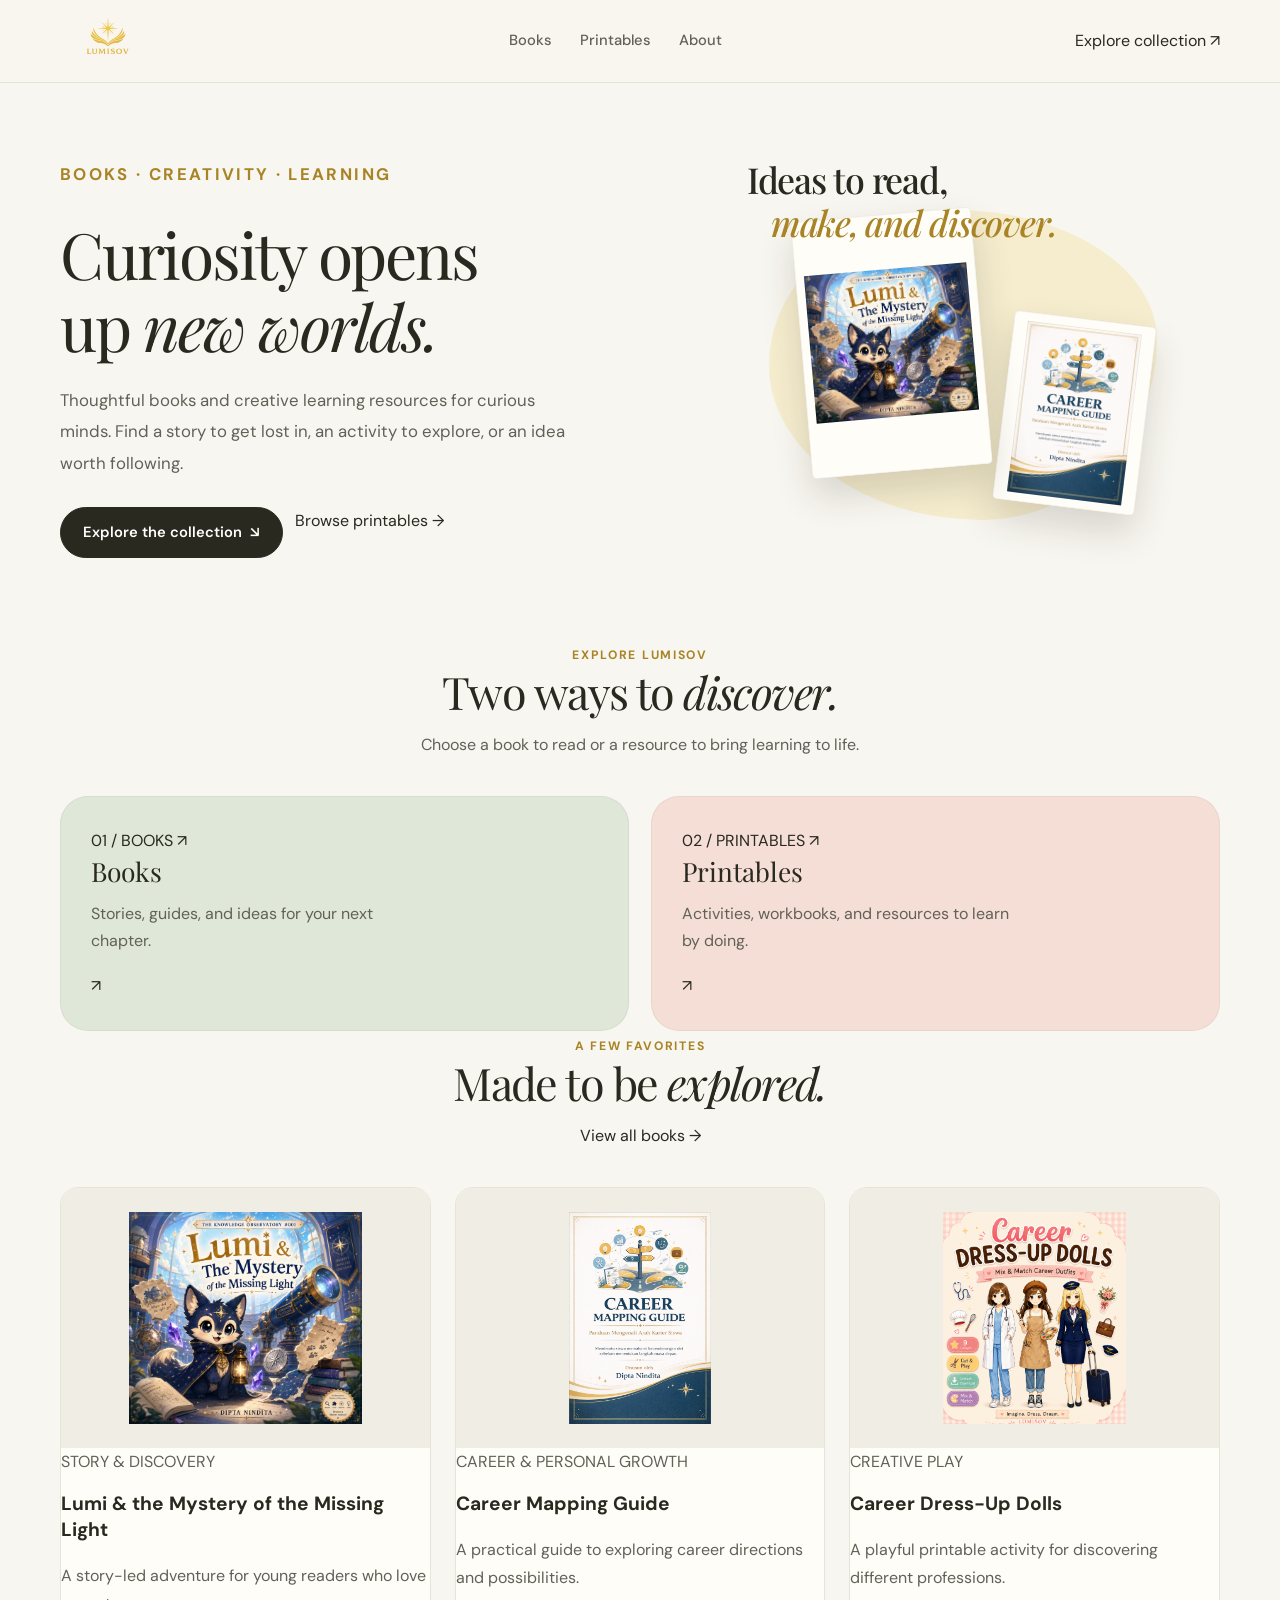
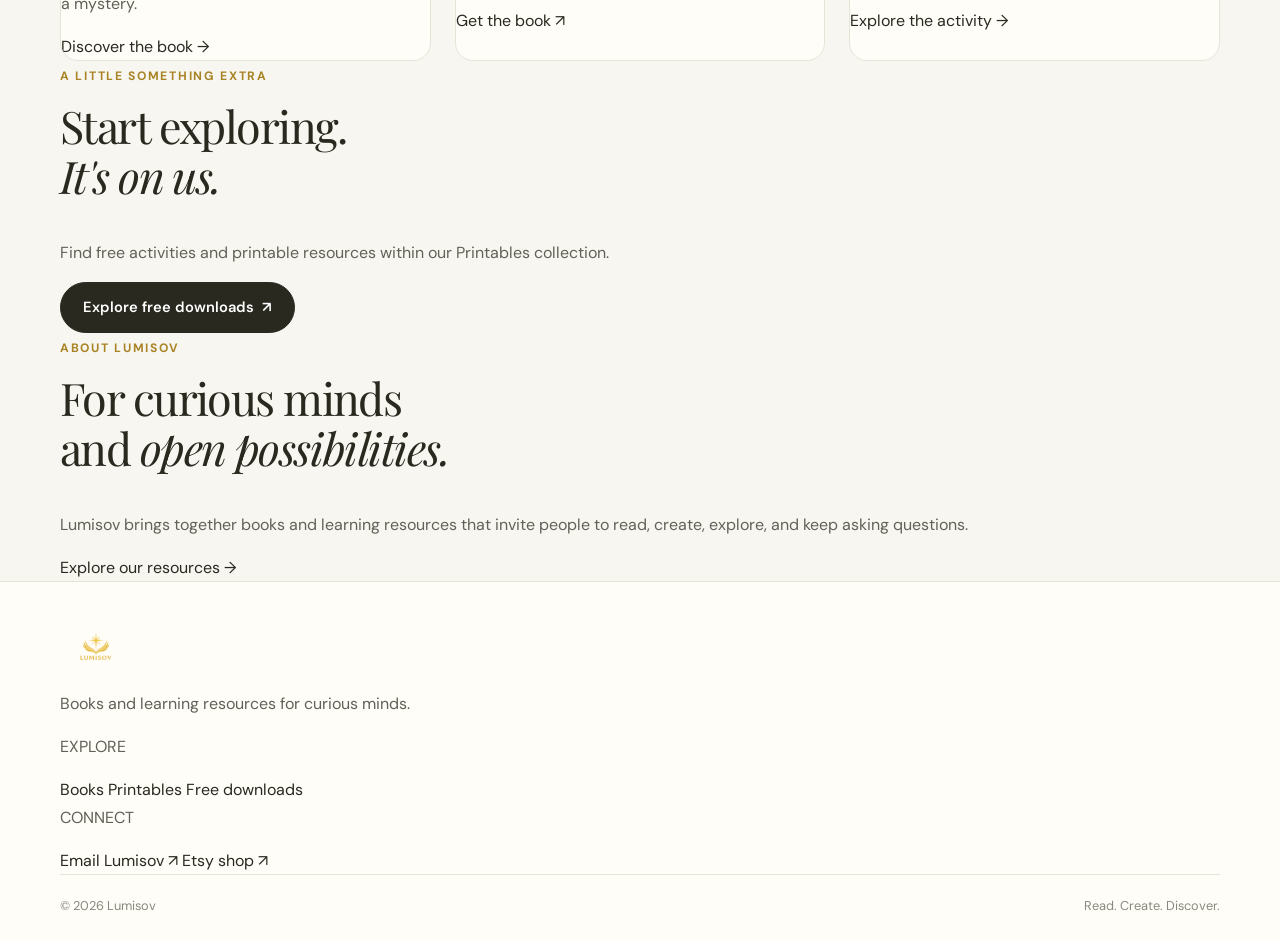
<file: index.html>
<!DOCTYPE html>
<html lang="en">
<head>
  <meta charset="UTF-8">
  <meta name="viewport" content="width=device-width, initial-scale=1">

  <title>Lumisov | Books & Learning Resources</title>
  <meta name="description" content="Explore books, creative printables, and educational resources from Lumisov.">
  <meta name="theme-color" content="#f8f6f0">

  <link rel="canonical" href="https://lumisov.com/">
  <link rel="stylesheet" href="style.css">

  <link rel="preconnect" href="https://fonts.googleapis.com">
  <link rel="preconnect" href="https://fonts.gstatic.com" crossorigin>
  <link href="https://fonts.googleapis.com/css2?family=DM+Sans:wght@400;500;600;700&family=Playfair+Display:ital,wght@0,500;0,600;0,700;1,500&display=swap" rel="stylesheet">
</head>

<body>
  <header class="site-header">
    <div class="container header-inner">
      <a class="brand" href="index.html" aria-label="Lumisov home">
        <img src="assets/images/lumisov-logo.png" alt="Lumisov">
      </a>

      <nav class="main-nav" aria-label="Main navigation">
        <a href="books.html">Books</a>
        <a href="printables.html">Printables</a>
        <a href="#about">About</a>
      </nav>

      <a class="header-link" href="#collection">Explore collection <span>↗</span></a>
    </div>
  </header>

  <main>
    <section class="hero">
      <div class="container hero-grid">
        <div class="hero-copy">
          <p class="eyebrow">BOOKS · CREATIVITY · LEARNING</p>

          <h1>Curiosity opens<br>up <em>new worlds.</em></h1>

          <p class="hero-description">
            Thoughtful books and creative learning resources for curious minds.
            Find a story to get lost in, an activity to explore, or an idea worth following.
          </p>

          <div class="hero-actions">
            <a class="button button-dark" href="#collection">Explore the collection <span>↘</span></a>
            <a class="text-link" href="printables.html">Browse printables <span>→</span></a>
          </div>
        </div>

        <div class="hero-visual">
          <div class="hero-panel hero-panel-green"></div>
          <div class="hero-panel hero-panel-gold"></div>

          <div class="hero-cover hero-cover-main">
            <img src="assets/images/tko-book-cover.png" alt="Lumi and the Mystery of the Missing Light" fetchpriority="high">
          </div>

          <div class="hero-cover hero-cover-secondary">
            <img src="assets/images/career-mapping-guide.png" alt="Career Mapping Guide">
          </div>

          <div class="hero-caption">
  <span>Ideas to read,</span>
  <span class="caption-italic">make, and discover.</span>
</div>
      </div>
    </section>

    <section class="collection section-space" id="collection">
      <div class="container">
        <div class="section-heading">
          <div>
            <p class="eyebrow">EXPLORE LUMISOV</p>
            <h2>Two ways to <em>discover.</em></h2>
          </div>
          <p>Choose a book to read or a resource to bring learning to life.</p>
        </div>

        <div class="category-grid">
          <a class="category-card books-card" href="books.html">
            <div class="category-top">
              <span>01 / BOOKS</span>
              <span class="category-arrow">↗</span>
            </div>
            <div class="category-art books-art" aria-hidden="true">
              <div class="book-shape book-shape-one"></div>
              <div class="book-shape book-shape-two"></div>
              <div class="book-shape book-shape-three"></div>
            </div>
            <div class="category-bottom">
              <div>
                <h3>Books</h3>
                <p>Stories, guides, and ideas for your next chapter.</p>
              </div>
              <span class="round-arrow">↗</span>
            </div>
          </a>

          <a class="category-card printables-card" href="printables.html">
            <div class="category-top">
              <span>02 / PRINTABLES</span>
              <span class="category-arrow">↗</span>
            </div>
            <div class="category-art activity-art" aria-hidden="true">
              <div class="activity-sheet sheet-back"></div>
              <div class="activity-sheet sheet-front">
                <span></span><span></span><span></span>
              </div>
            </div>
            <div class="category-bottom">
              <div>
                <h3>Printables</h3>
                <p>Activities, workbooks, and resources to learn by doing.</p>
              </div>
              <span class="round-arrow">↗</span>
            </div>
          </a>
        </div>
      </div>
    </section>

    <section class="featured section-space">
      <div class="container">
        <div class="section-heading featured-heading">
          <div>
            <p class="eyebrow">A FEW FAVORITES</p>
            <h2>Made to be <em>explored.</em></h2>
          </div>
          <a class="text-link" href="books.html">View all books <span>→</span></a>
        </div>

        <div class="product-grid">
          <article class="product-card">
            <a class="product-image product-lavender" href="lumi-mystery-missing-light.html">
              <img src="assets/images/tko-book-cover.png" alt="Lumi and the Mystery of the Missing Light book cover" loading="lazy">
            </a>
            <p class="product-category">STORY & DISCOVERY</p>
            <h3>Lumi & the Mystery of the Missing Light</h3>
            <p class="product-description">A story-led adventure for young readers who love a mystery.</p>
            <a class="text-link" href="lumi-mystery-missing-light.html">Discover the book <span>→</span></a>
          </article>

          <article class="product-card">
            <a class="product-image product-sage" href="https://play.google.com/store/books/details?id=F7fYEQAAQBAJ" target="_blank" rel="noopener noreferrer">
              <img src="assets/images/career-mapping-guide.png" alt="Career Mapping Guide book cover" loading="lazy">
            </a>
            <p class="product-category">CAREER & PERSONAL GROWTH</p>
            <h3>Career Mapping Guide</h3>
            <p class="product-description">A practical guide to exploring career directions and possibilities.</p>
            <a class="text-link" href="https://play.google.com/store/books/details?id=F7fYEQAAQBAJ" target="_blank" rel="noopener noreferrer">Get the book <span>↗</span></a>
          </article>

          <article class="product-card">
            <a class="product-image product-coral" href="career-dress-up-dolls.html">
              <img src="assets/images/career-dress-up-dolls-cover.png" alt="Career Dress-Up Dolls printable activity" loading="lazy">
            </a>
            <p class="product-category">CREATIVE PLAY</p>
            <h3>Career Dress-Up Dolls</h3>
            <p class="product-description">A playful printable activity for discovering different professions.</p>
            <a class="text-link" href="career-dress-up-dolls.html">Explore the activity <span>→</span></a>
          </article>
        </div>
      </div>
    </section>

    <section class="freebie-section">
      <div class="container freebie-inner">
        <div>
          <p class="eyebrow">A LITTLE SOMETHING EXTRA</p>
          <h2>Start exploring.<br><em>It's on us.</em></h2>
          <p>Find free activities and printable resources within our Printables collection.</p>
        </div>
        <a class="button button-light" href="free-downloads.html">Explore free downloads <span>↗</span></a>
      </div>
    </section>

    <section class="about-section section-space" id="about">
      <div class="container about-inner">
        <p class="eyebrow">ABOUT LUMISOV</p>
        <h2>For curious minds<br>and <em>open possibilities.</em></h2>
        <p>
          Lumisov brings together books and learning resources that invite people
          to read, create, explore, and keep asking questions.
        </p>
        <a class="text-link" href="printables.html">Explore our resources <span>→</span></a>
      </div>
    </section>
  </main>

  <footer class="site-footer">
    <div class="container footer-main">
      <div class="footer-brand-block">
        <a class="footer-logo" href="index.html">
          <img src="assets/images/lumisov-logo.png" alt="Lumisov">
        </a>
        <p>Books and learning resources for curious minds.</p>
      </div>

      <div class="footer-links">
        <p class="footer-heading">EXPLORE</p>
        <a href="books.html">Books</a>
        <a href="printables.html">Printables</a>
        <a href="free-downloads.html">Free downloads</a>
      </div>

      <div class="footer-links">
        <p class="footer-heading">CONNECT</p>
        <a href="mailto:nindi@lumisov.com">Email Lumisov ↗</a>
        <a href="https://www.etsy.com/shop/Lumisov" target="_blank" rel="noopener noreferrer">Etsy shop ↗</a>
      </div>
    </div>

    <div class="container footer-bottom">
      <span>© 2026 Lumisov</span>
      <span>Read. Create. Discover.</span>
    </div>
  </footer>
</body>
</html>
</file>
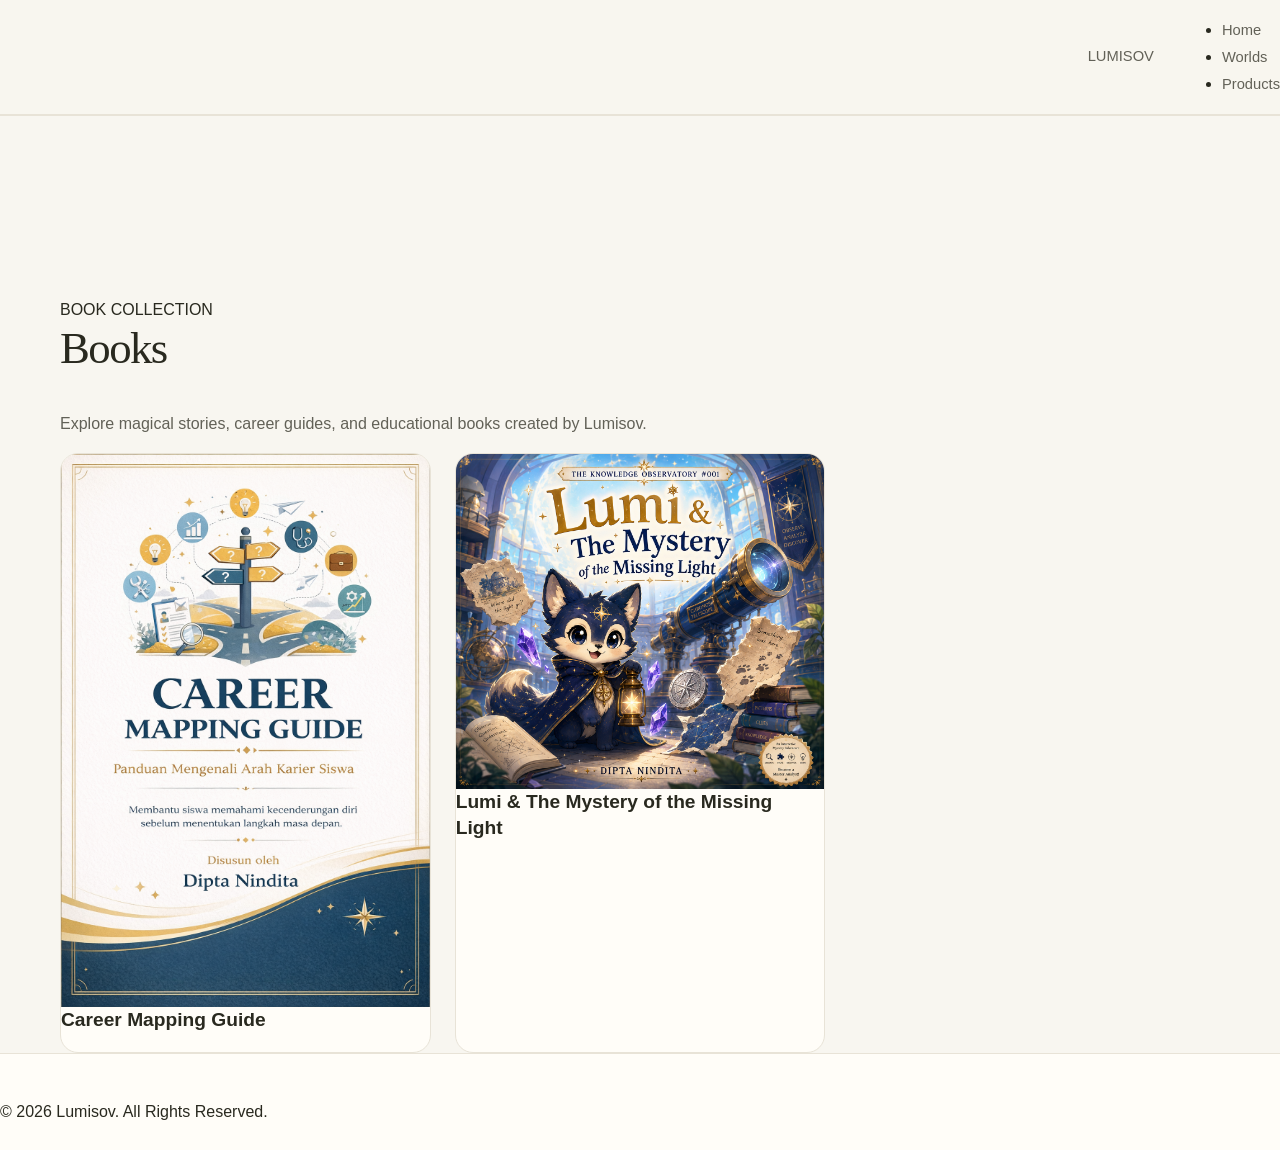
<file: books.html>
<!DOCTYPE html>
<html lang="en">

<head>

    <meta charset="UTF-8">
    <meta name="viewport" content="width=device-width, initial-scale=1.0">

    <title>Books | Lumisov</title>

    <link rel="preconnect" href="https://fonts.googleapis.com">
    <link rel="preconnect" href="https://fonts.gstatic.com" crossorigin>

    <link href="https://fonts.googleapis.com/css2?family=Cinzel:wght@500;700&family=Cormorant+Garamond:wght@500;600;700&family=Poppins:wght@300;400;500;600&display=swap"
        rel="stylesheet">

    <link rel="stylesheet" href="style.css">

</head>

<body>

<header>

    <nav class="navbar">

        <a href="index.html" class="logo">
            LUMISOV
        </a>

        <ul class="nav-menu">

            <li><a href="index.html">Home</a></li>

            <li><a href="index.html#worlds">Worlds</a></li>

            <li><a href="index.html#products">Products</a></li>

        </ul>

    </nav>

</header>


<section style="padding-top:180px;">

    <div class="container">

        <div class="section-title">

            <span>BOOK COLLECTION</span>

            <h2>Books</h2>

            <p>
                Explore magical stories, career guides, and educational books created by Lumisov.
            </p>

        </div>


        <div class="product-grid">


            <a href="https://play.google.com/store/books/details?id=F7fYEQAAQBAJ"
               target="_blank"
               class="product-card">

                <img src="assets/images/career-mapping-guide.png"
                     alt="Career Mapping Guide">

                <h3>Career Mapping Guide</h3>

            </a>


            <a href="lumi-mystery-missing-light.html"
               class="product-card">

                <img src="assets/images/tko-book-cover.png"
                     alt="Lumi & The Mystery of the Missing Light">

                <h3>Lumi & The Mystery of the Missing Light</h3>

            </a>


        </div>

    </div>

</section>


<footer>

    <div class="copyright">

        © 2026 Lumisov. All Rights Reserved.

    </div>

</footer>

</body>

</html>
</file>
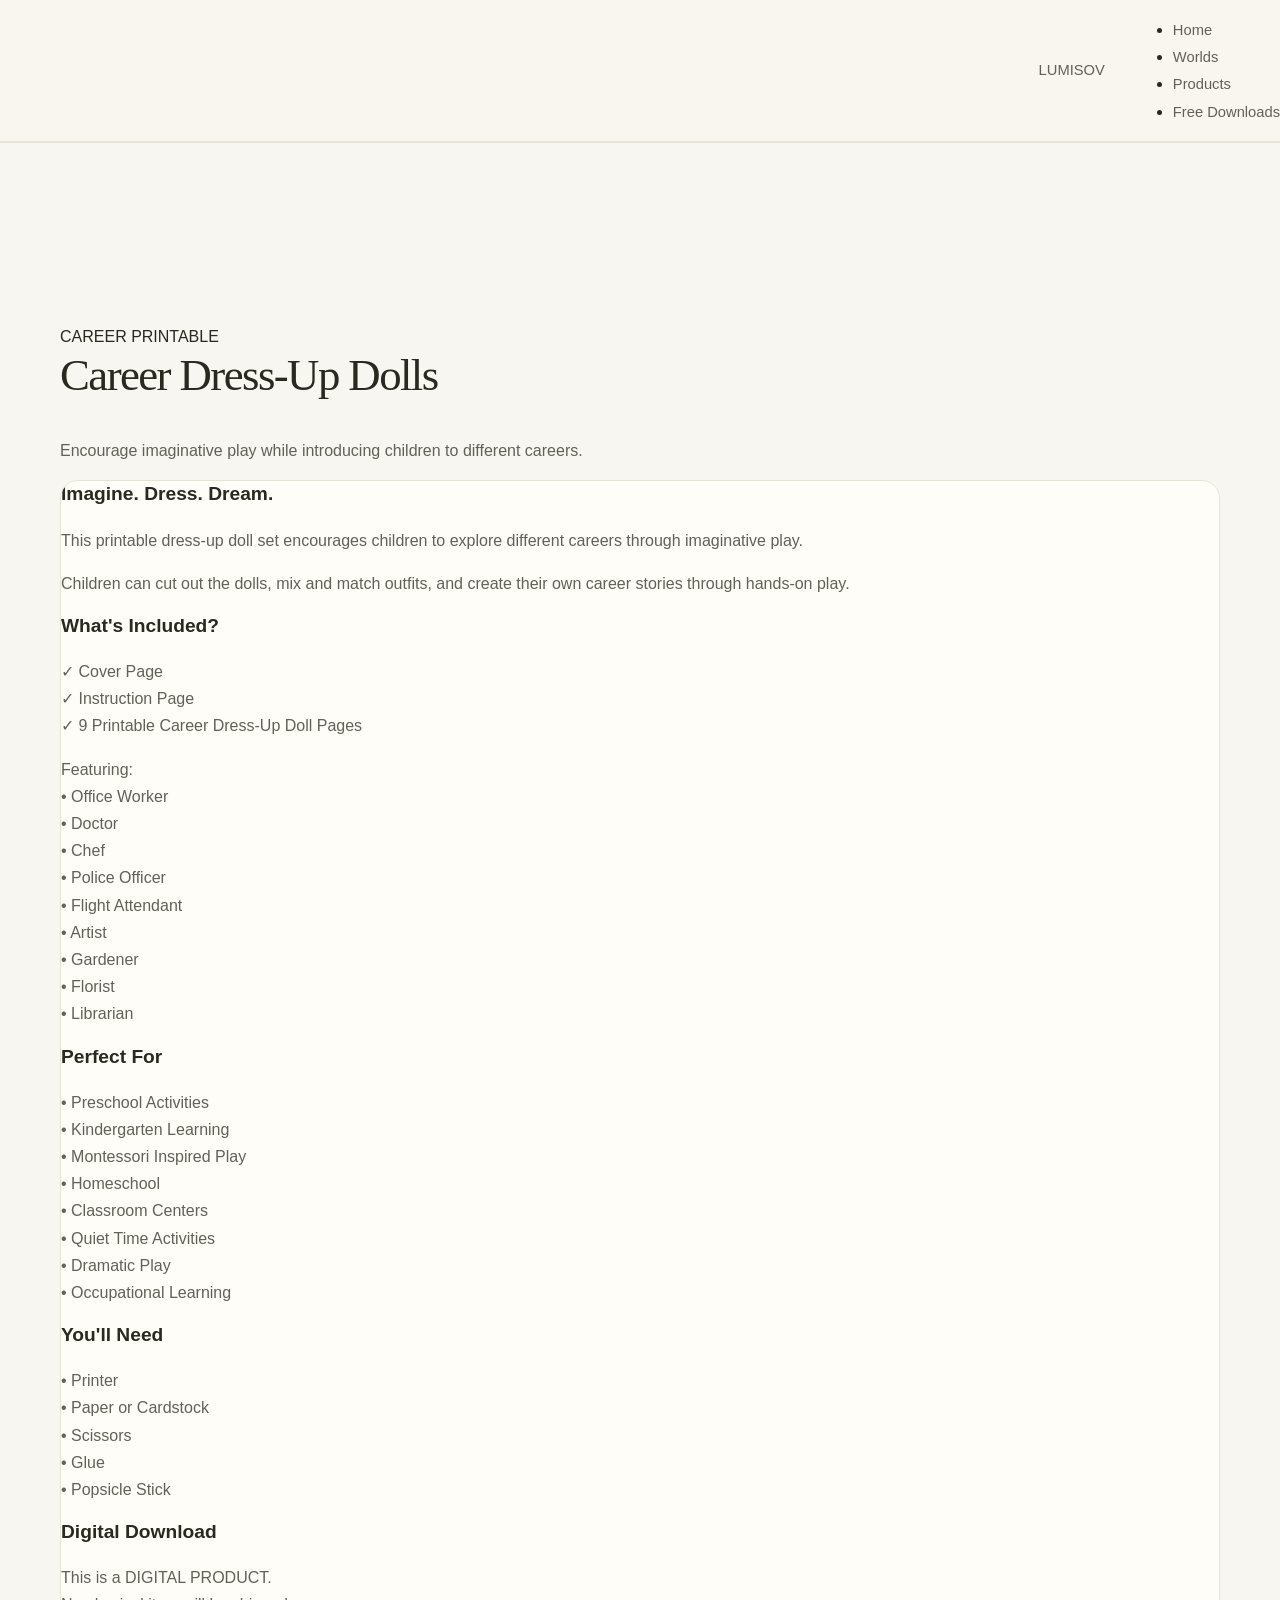
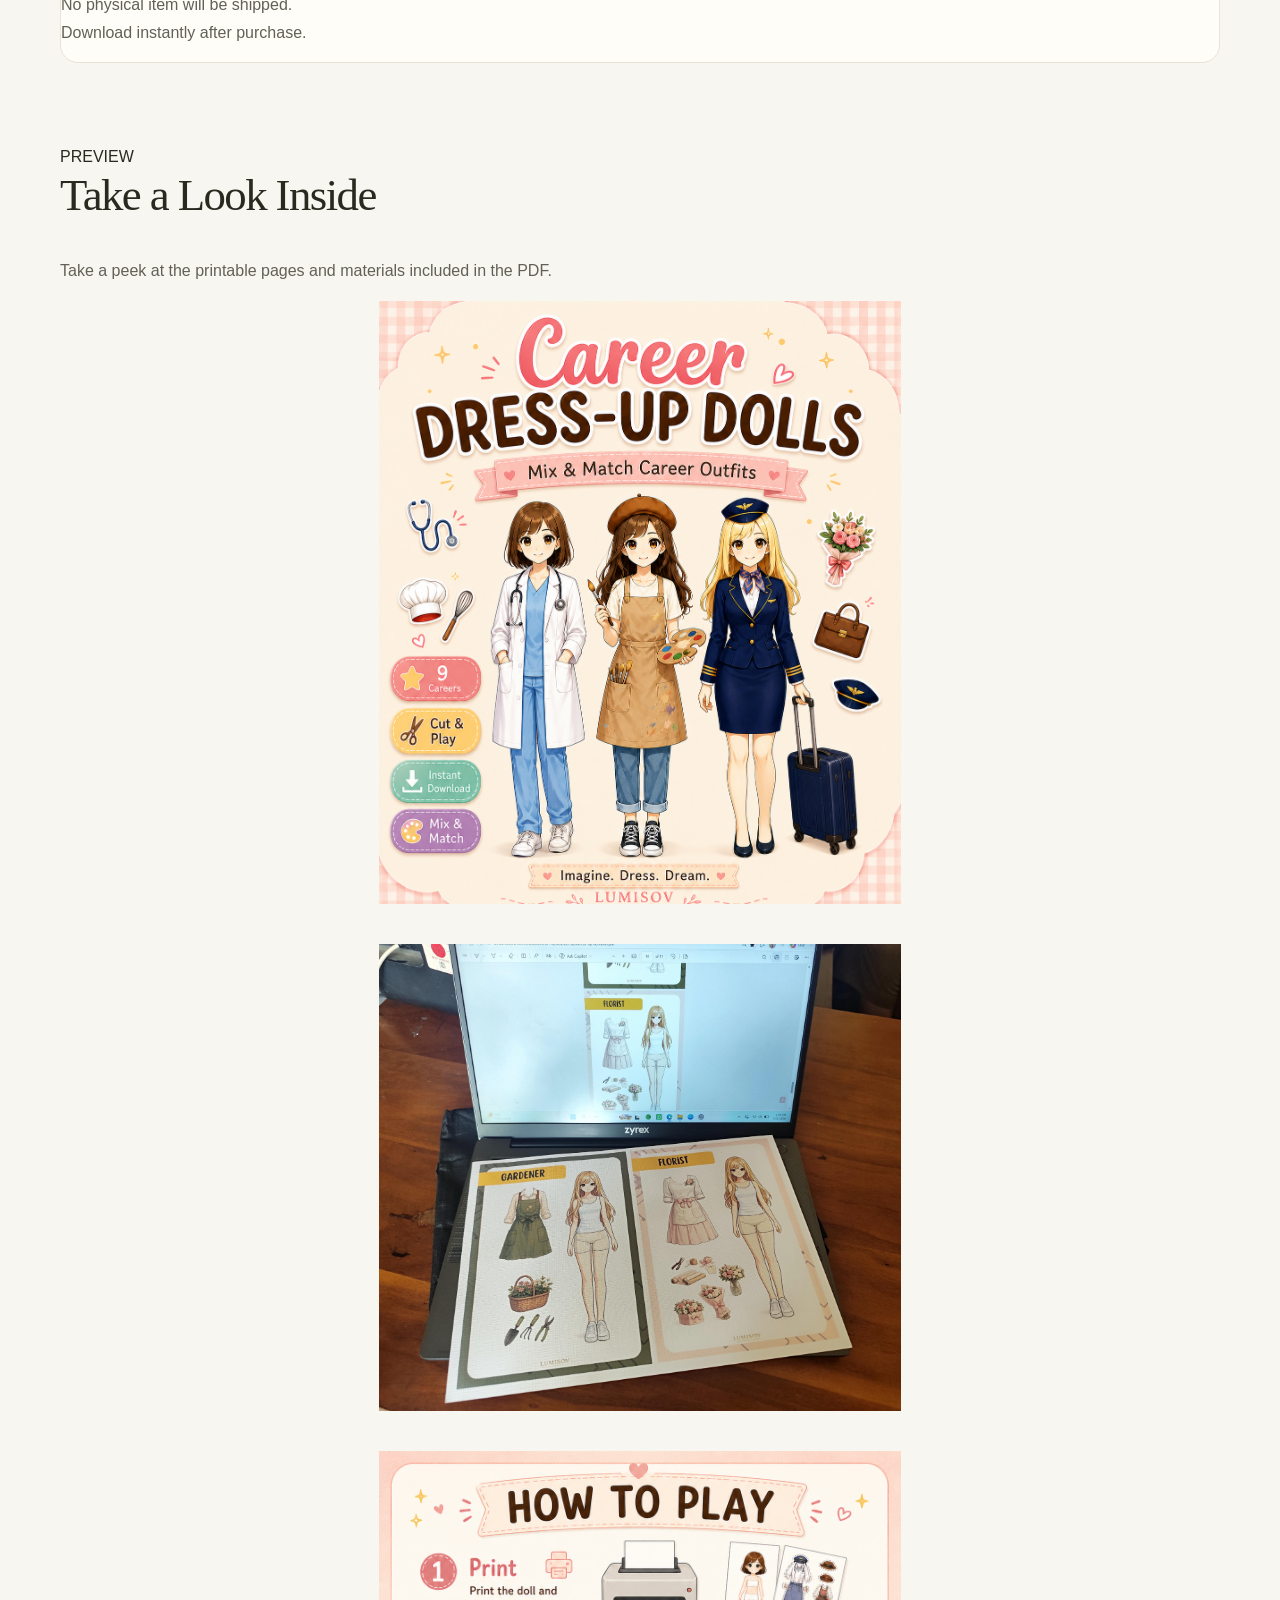
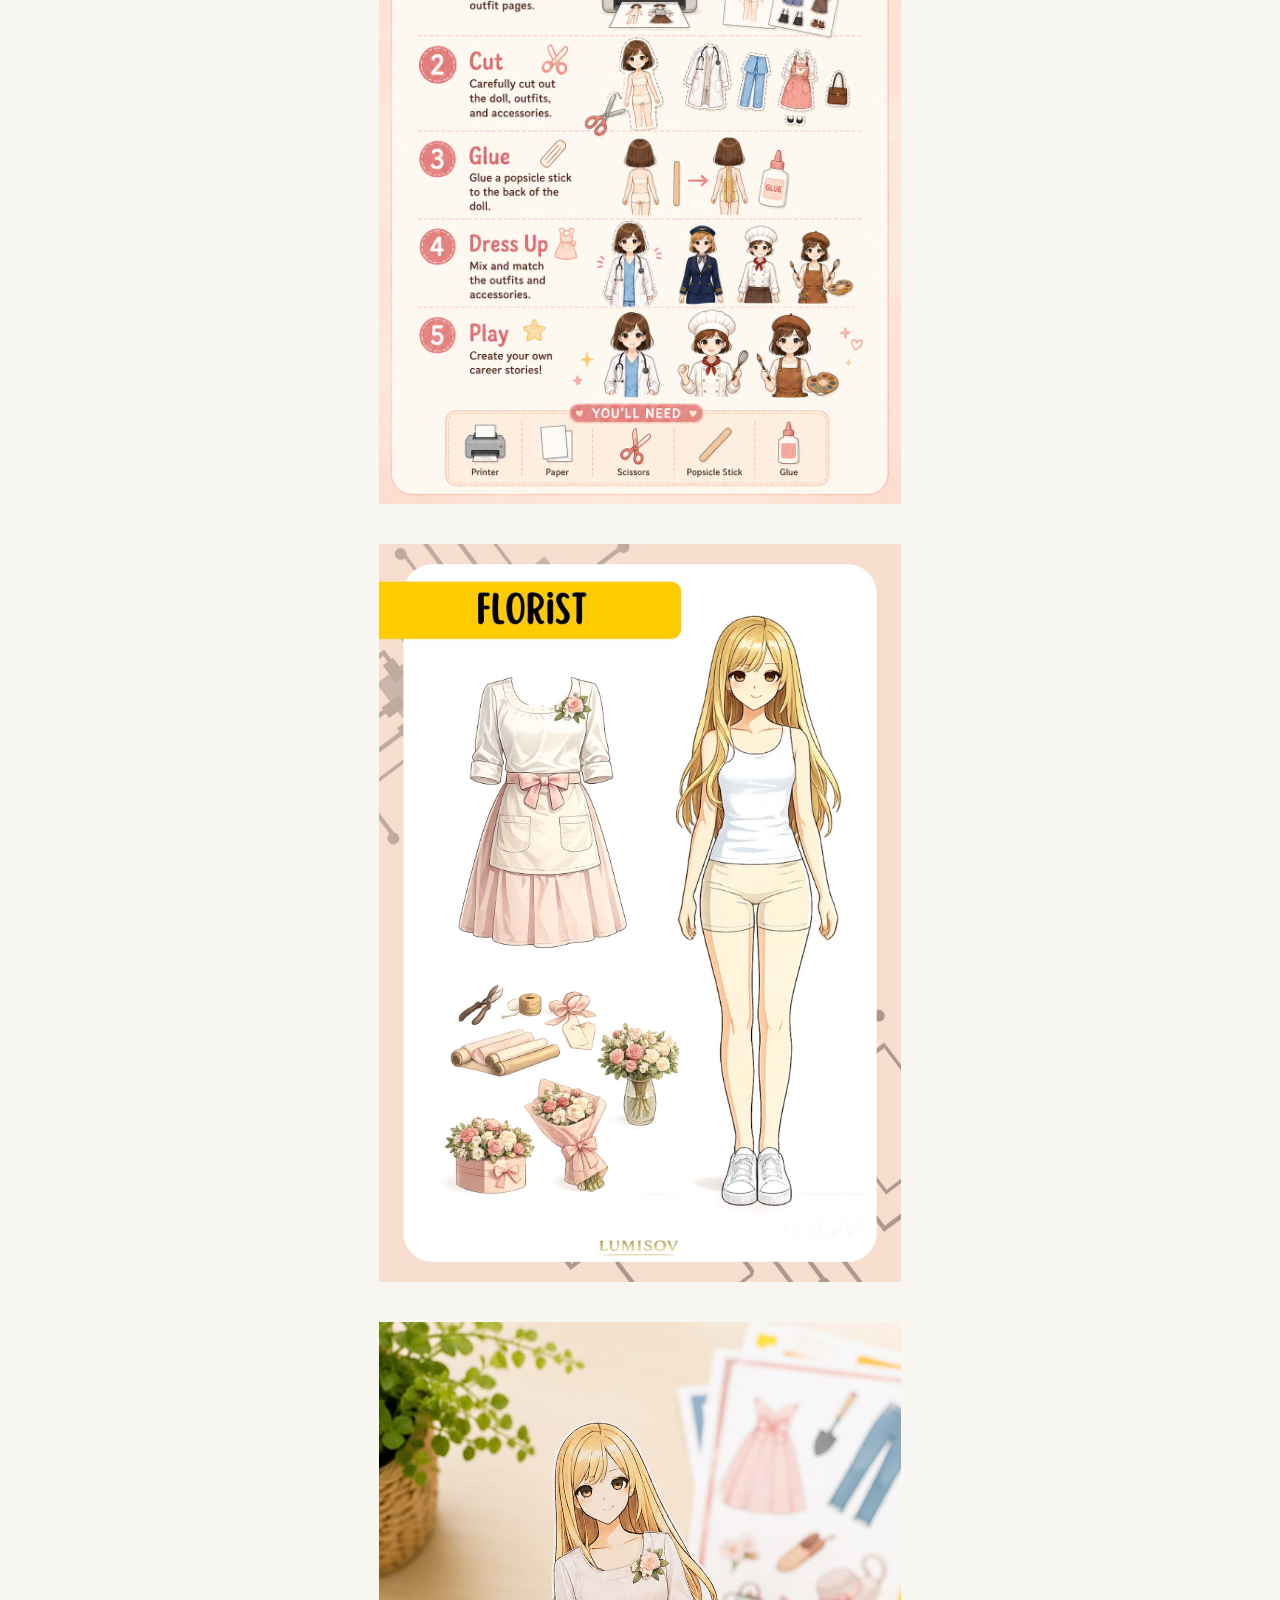
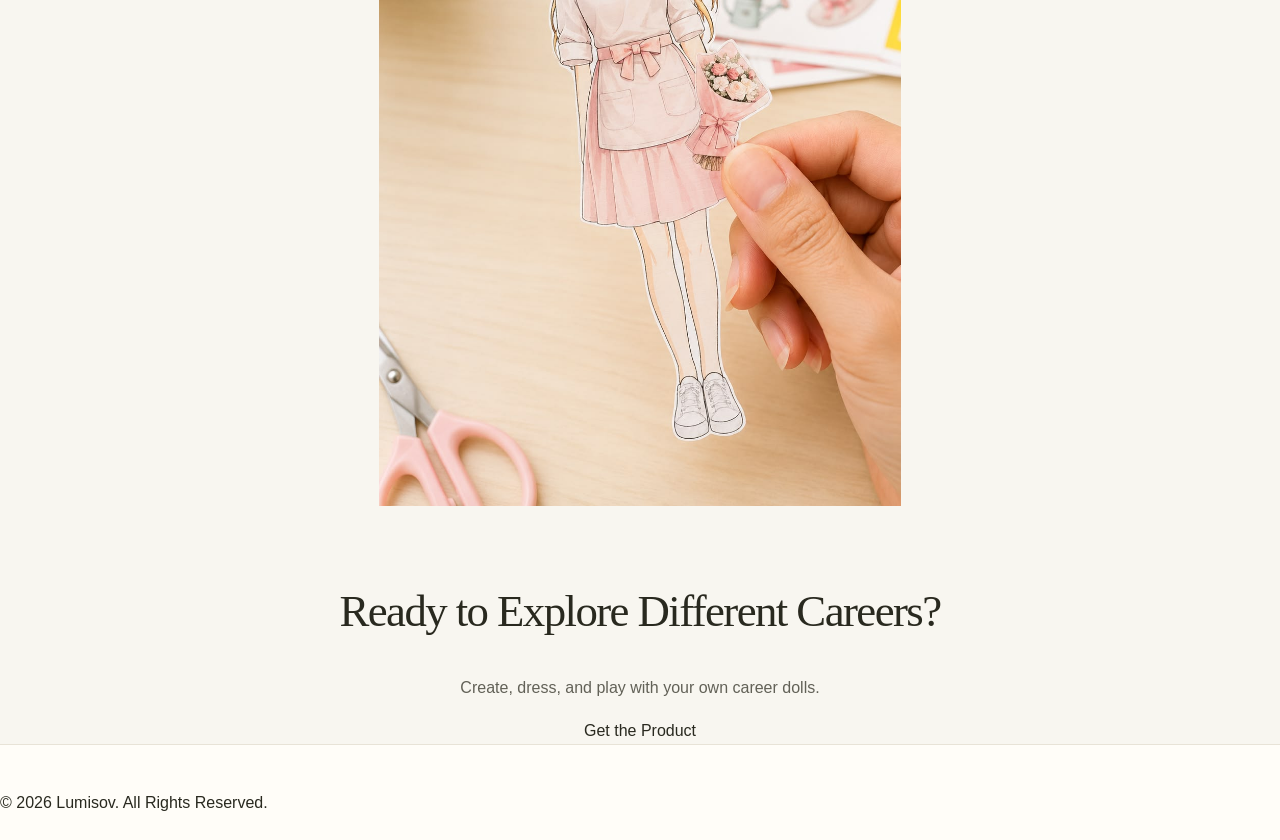
<file: career-dress-up-dolls.html>
<!DOCTYPE html>
<html lang="en">

<head>

<meta charset="UTF-8">
<meta name="viewport" content="width=device-width, initial-scale=1.0">

<title>Career Dress-Up Dolls Printable | Lumisov</title>

<link rel="preconnect" href="https://fonts.googleapis.com">
<link rel="preconnect" href="https://fonts.gstatic.com" crossorigin>

<link href="https://fonts.googleapis.com/css2?family=Cinzel:wght@500;700&family=Cormorant+Garamond:wght@500;600;700&family=Poppins:wght@300;400;500;600&display=swap"
rel="stylesheet">

<link rel="stylesheet" href="style.css">

</head>

<body>

<header>

<nav class="navbar">

<a href="index.html" class="logo">LUMISOV</a>

<ul class="nav-menu">

<li><a href="index.html">Home</a></li>

<li><a href="index.html#worlds">Worlds</a></li>

<li><a href="index.html#products">Products</a></li>

<li><a href="free-downloads.html">Free Downloads</a></li>

</ul>

</nav>

</header>


<section style="padding-top:180px;">

<div class="container">

<div class="section-title">

<span>CAREER PRINTABLE</span>

<h2>Career Dress-Up Dolls</h2>

<p>

Encourage imaginative play while introducing children to different careers.

</p>

</div>


<div class="product-card">

<h3>Imagine. Dress. Dream.</h3>

<p>

This printable dress-up doll set encourages children to explore different careers through imaginative play.

</p>

<p>

Children can cut out the dolls, mix and match outfits, and create their own career stories through hands-on play.

</p>


<h3>What's Included?</h3>

<p>

✓ Cover Page<br>
✓ Instruction Page<br>
✓ 9 Printable Career Dress-Up Doll Pages

</p>

<p>

Featuring:<br>

• Office Worker<br>
• Doctor<br>
• Chef<br>
• Police Officer<br>
• Flight Attendant<br>
• Artist<br>
• Gardener<br>
• Florist<br>
• Librarian

</p>


<h3>Perfect For</h3>

<p>

• Preschool Activities<br>
• Kindergarten Learning<br>
• Montessori Inspired Play<br>
• Homeschool<br>
• Classroom Centers<br>
• Quiet Time Activities<br>
• Dramatic Play<br>
• Occupational Learning

</p>


<h3>You'll Need</h3>

<p>

• Printer<br>
• Paper or Cardstock<br>
• Scissors<br>
• Glue<br>
• Popsicle Stick

</p>


<h3>Digital Download</h3>

<p>

This is a DIGITAL PRODUCT.<br>
No physical item will be shipped.<br>
Download instantly after purchase.

</p>

</div>


<div style="margin-top:80px;">

<div class="section-title">

<span>PREVIEW</span>

<h2>Take a Look Inside</h2>

<p>

Take a peek at the printable pages and materials included in the PDF.

</p>

</div>


<div>

<img
src="assets/images/career-dress-up-dolls-cover.png"
alt="Career Dress-Up Dolls Cover"
style="width:45%; height:auto; display:block; margin:0 auto 40px;">

<img
src="assets/images/career-dress-up-dolls-product.jpg"
alt="Career Dress-Up Dolls Printable"
style="width:45%; height:auto; display:block; margin:0 auto 40px;">

<img
src="assets/images/career-dress-up-dolls-how-to-play.png"
alt="Career Dress-Up Dolls How to Play"
style="width:45%; height:auto; display:block; margin:0 auto 40px;">

<img
src="assets/images/career-dress-up-dolls-florist.jpg"
alt="Career Dress-Up Dolls Florist"
style="width:45%; height:auto; display:block; margin:0 auto 40px;">

<img
src="assets/images/career-dress-up-dolls-florist-result.jpg"
alt="Career Dress-Up Dolls Florist Result"
style="width:45%; height:auto; display:block; margin:0 auto;">

</div>

</div>


<div style="margin-top:80px; text-align:center;">

<h2>Ready to Explore Different Careers?</h2>

<p>

Create, dress, and play with your own career dolls.

</p>

<a href="https://lumisov.etsy.com/listing/4538255675/career-dress-up-dolls-printable-paper"
target="_blank"
class="btn-primary">

Get the Product

</a>

</div>

</div>

</section>


<footer>

<div class="copyright">

© 2026 Lumisov. All Rights Reserved.

</div>

</footer>

</body>

</html>
</file>
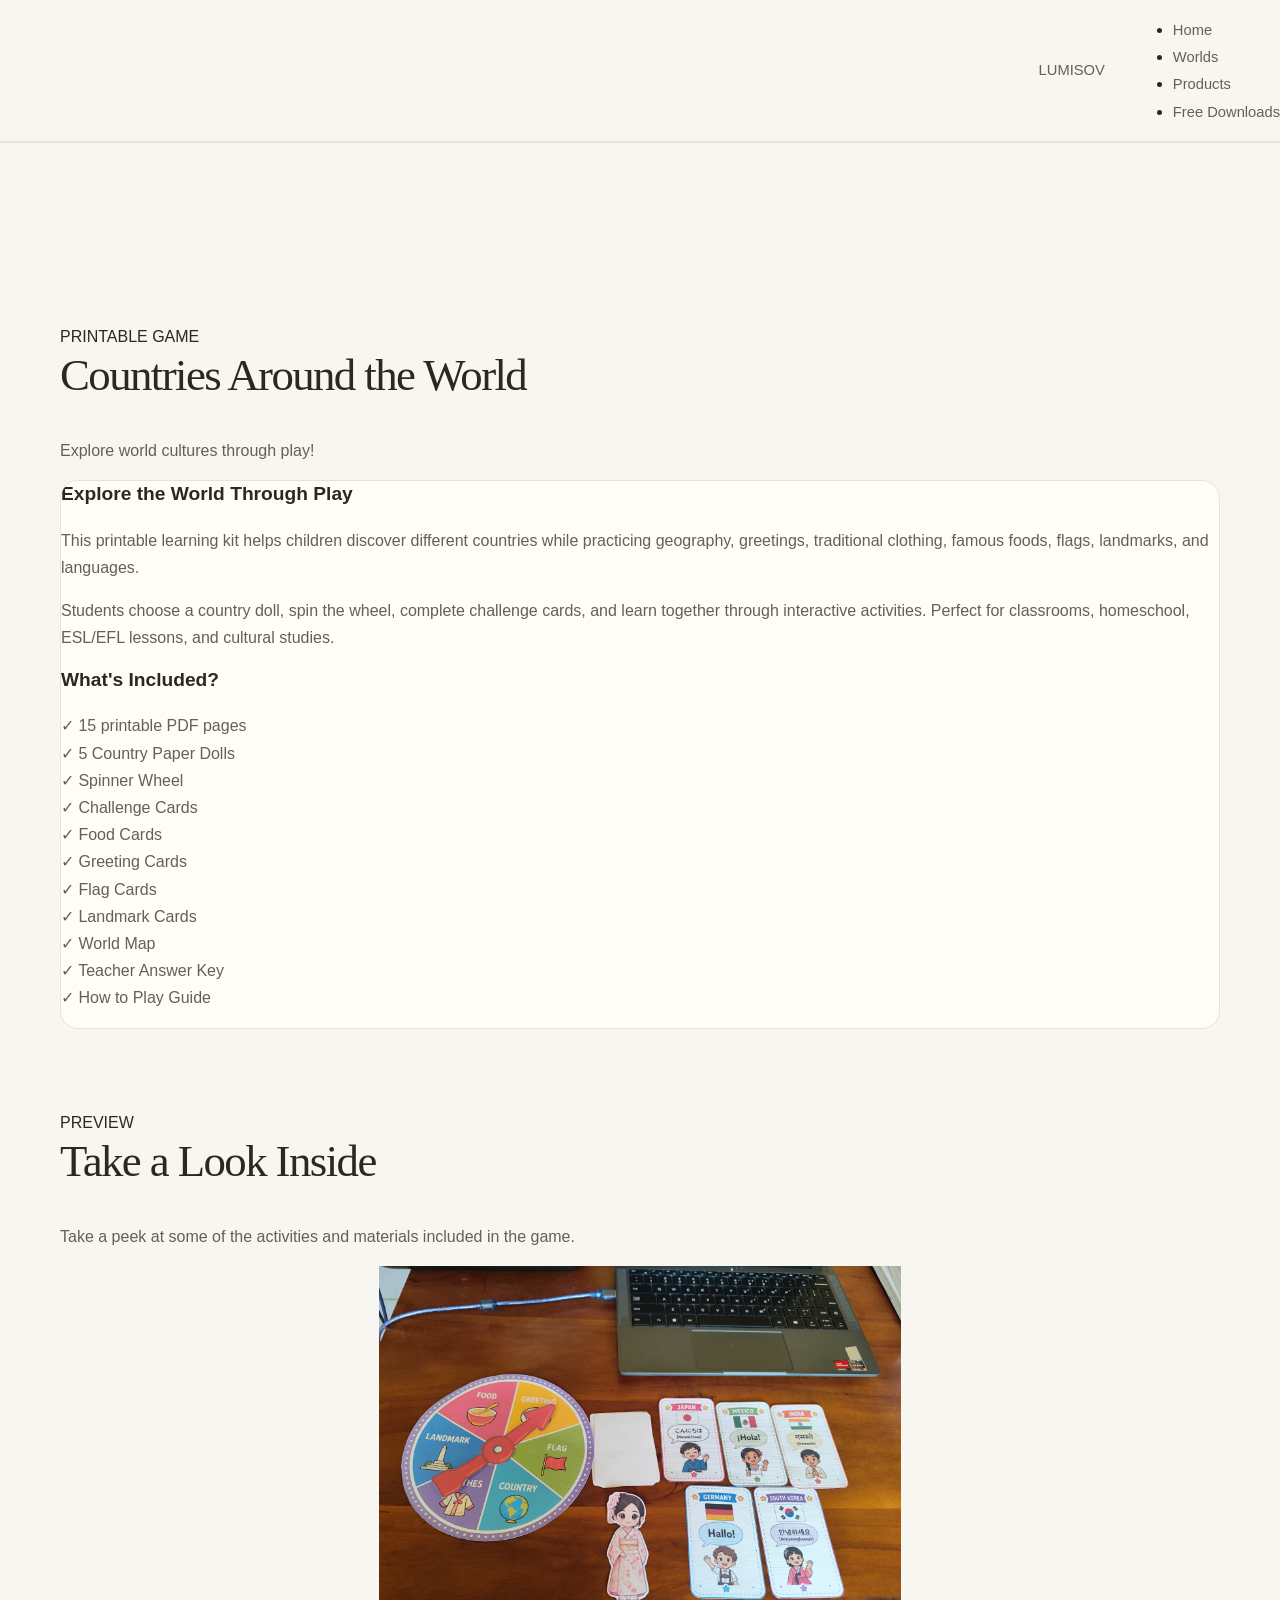
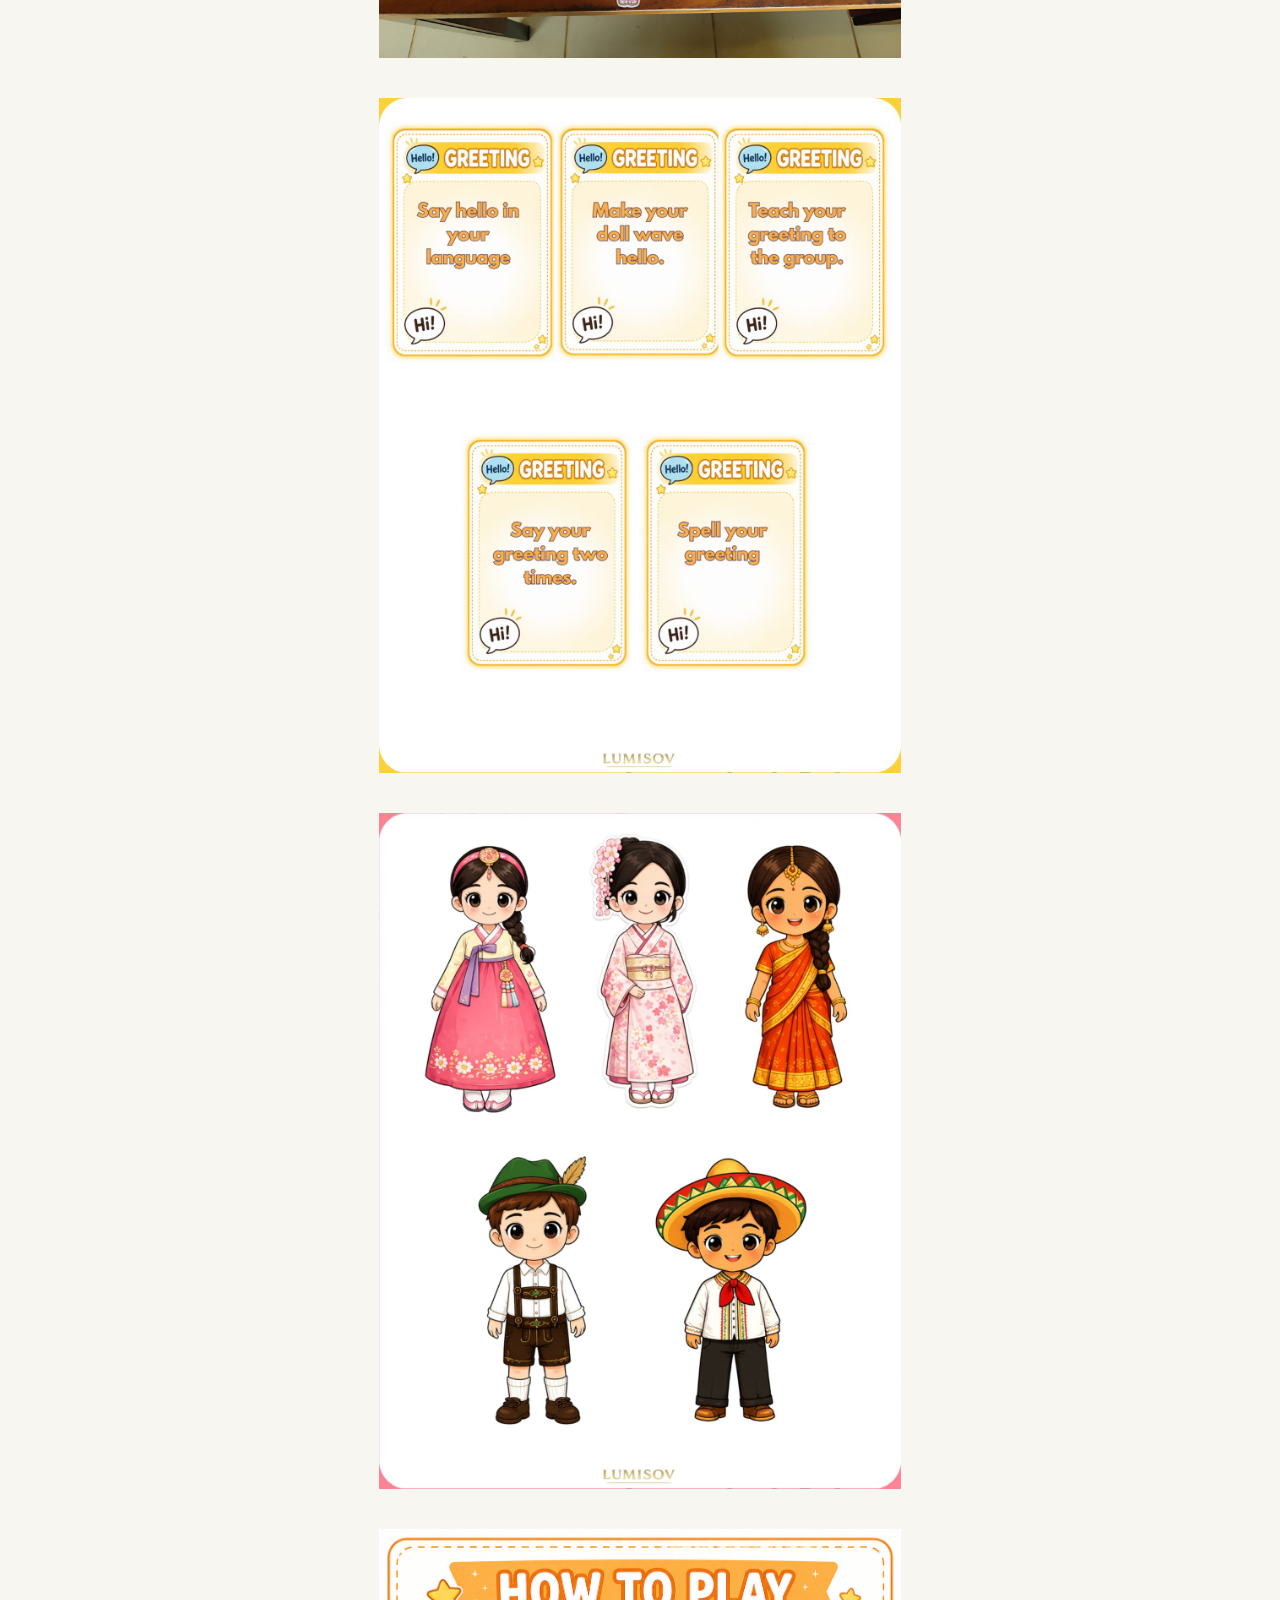
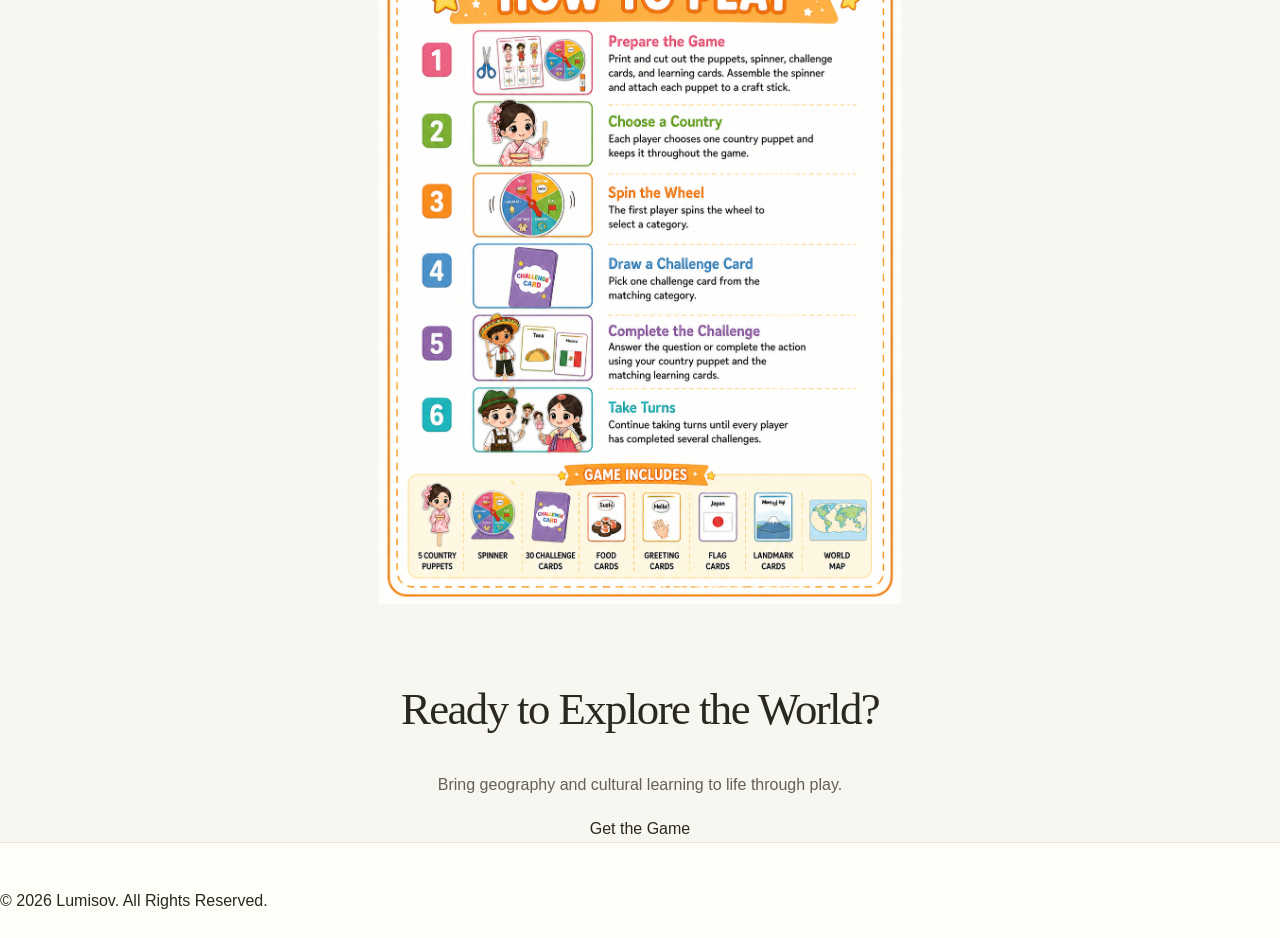
<file: culture-around-the-world-game.html>
<!DOCTYPE html>
<html lang="en">

<head>

<meta charset="UTF-8">
<meta name="viewport" content="width=device-width, initial-scale=1.0">

<title>Countries Around the World Printable Game | Lumisov</title>

<link rel="preconnect" href="https://fonts.googleapis.com">
<link rel="preconnect" href="https://fonts.gstatic.com" crossorigin>

<link href="https://fonts.googleapis.com/css2?family=Cinzel:wght@500;700&family=Cormorant+Garamond:wght@500;600;700&family=Poppins:wght@300;400;500;600&display=swap"
rel="stylesheet">

<link rel="stylesheet" href="style.css">

</head>

<body>

<header>

<nav class="navbar">

<a href="index.html" class="logo">LUMISOV</a>

<ul class="nav-menu">

<li><a href="index.html">Home</a></li>

<li><a href="index.html#worlds">Worlds</a></li>

<li><a href="index.html#products">Products</a></li>

<li><a href="free-downloads.html">Free Downloads</a></li>

</ul>

</nav>

</header>


<section style="padding-top:180px;">

<div class="container">

<div class="section-title">

<span>PRINTABLE GAME</span>

<h2>Countries Around the World</h2>

<p>

Explore world cultures through play!

</p>

</div>


<div class="product-card">

<h3>Explore the World Through Play</h3>

<p>

This printable learning kit helps children discover different countries while practicing geography, greetings, traditional clothing, famous foods, flags, landmarks, and languages.

</p>

<p>

Students choose a country doll, spin the wheel, complete challenge cards, and learn together through interactive activities.

Perfect for classrooms, homeschool, ESL/EFL lessons, and cultural studies.

</p>


<h3>What's Included?</h3>

<p>

✓ 15 printable PDF pages<br>
✓ 5 Country Paper Dolls<br>
✓ Spinner Wheel<br>
✓ Challenge Cards<br>
✓ Food Cards<br>
✓ Greeting Cards<br>
✓ Flag Cards<br>
✓ Landmark Cards<br>
✓ World Map<br>
✓ Teacher Answer Key<br>
✓ How to Play Guide

</p>

</div>


<div style="margin-top:80px;">

<div class="section-title">

<span>PREVIEW</span>

<h2>Take a Look Inside</h2>

<p>

Take a peek at some of the activities and materials included in the game.

</p>

</div>


<div>

<img
src="assets/images/around-the-world-game-in-action.jpeg"
alt="Countries Around the World Printable Game"
style="width:45%; height:auto; display:block; margin:0 auto 40px;">

<img
src="assets/images/around-the-world-greeting-cards.jpeg"
alt="Greeting Cards"
style="width:45%; height:auto; display:block; margin:0 auto 40px;">

<img
src="assets/images/around-the-world-country-dolls.jpeg"
alt="Country Paper Dolls"
style="width:45%; height:auto; display:block; margin:0 auto 40px;">

<img
src="assets/images/around-the-world-how-to-play.png"
alt="How to Play"
style="width:45%; height:auto; display:block; margin:0 auto;">

</div>

</div>


<div style="margin-top:80px; text-align:center;">

<h2>Ready to Explore the World?</h2>

<p>

Bring geography and cultural learning to life through play.

</p>

<a href="https://lumisov.etsy.com/listing/4547423840/countries-around-the-world-printable"
target="_blank"
class="btn-primary">

Get the Game

</a>

</div>

</div>

</section>


<footer>

<div class="copyright">

© 2026 Lumisov. All Rights Reserved.

</div>

</footer>

</body>

</html>
</file>
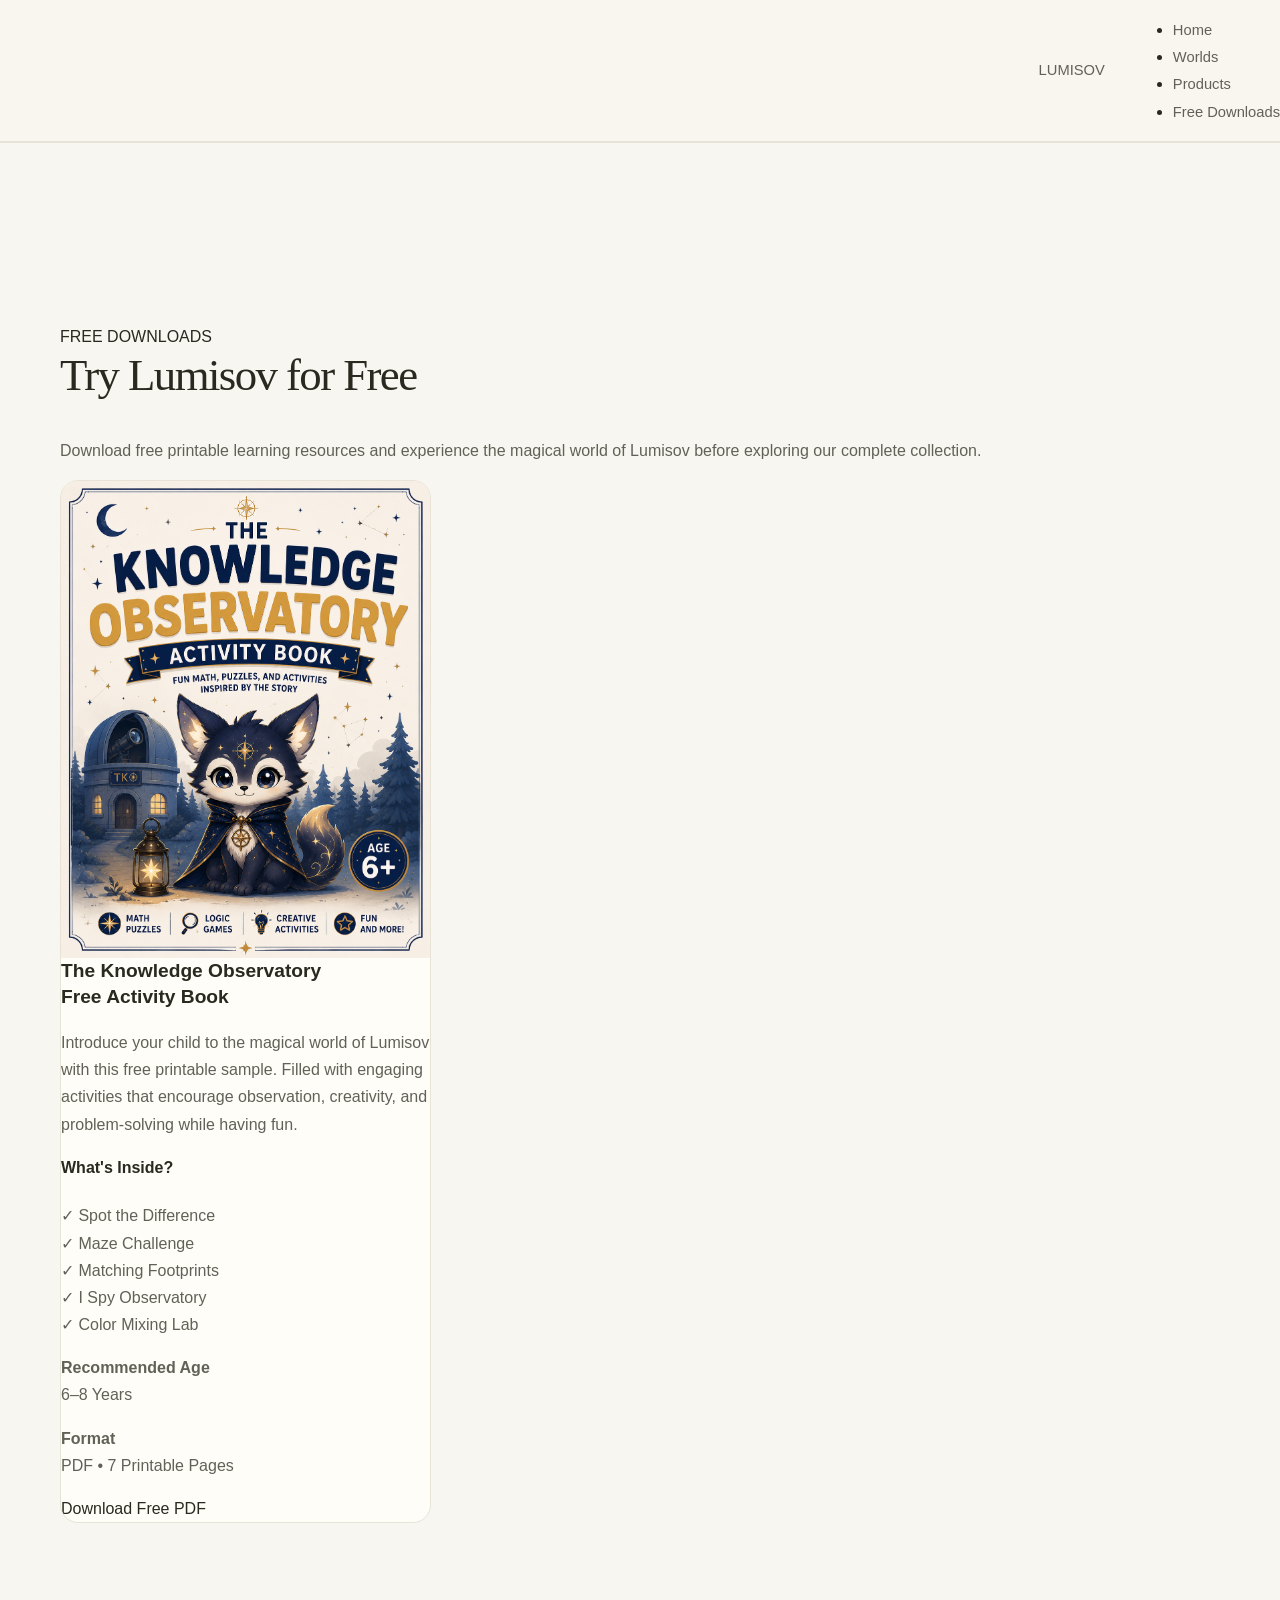
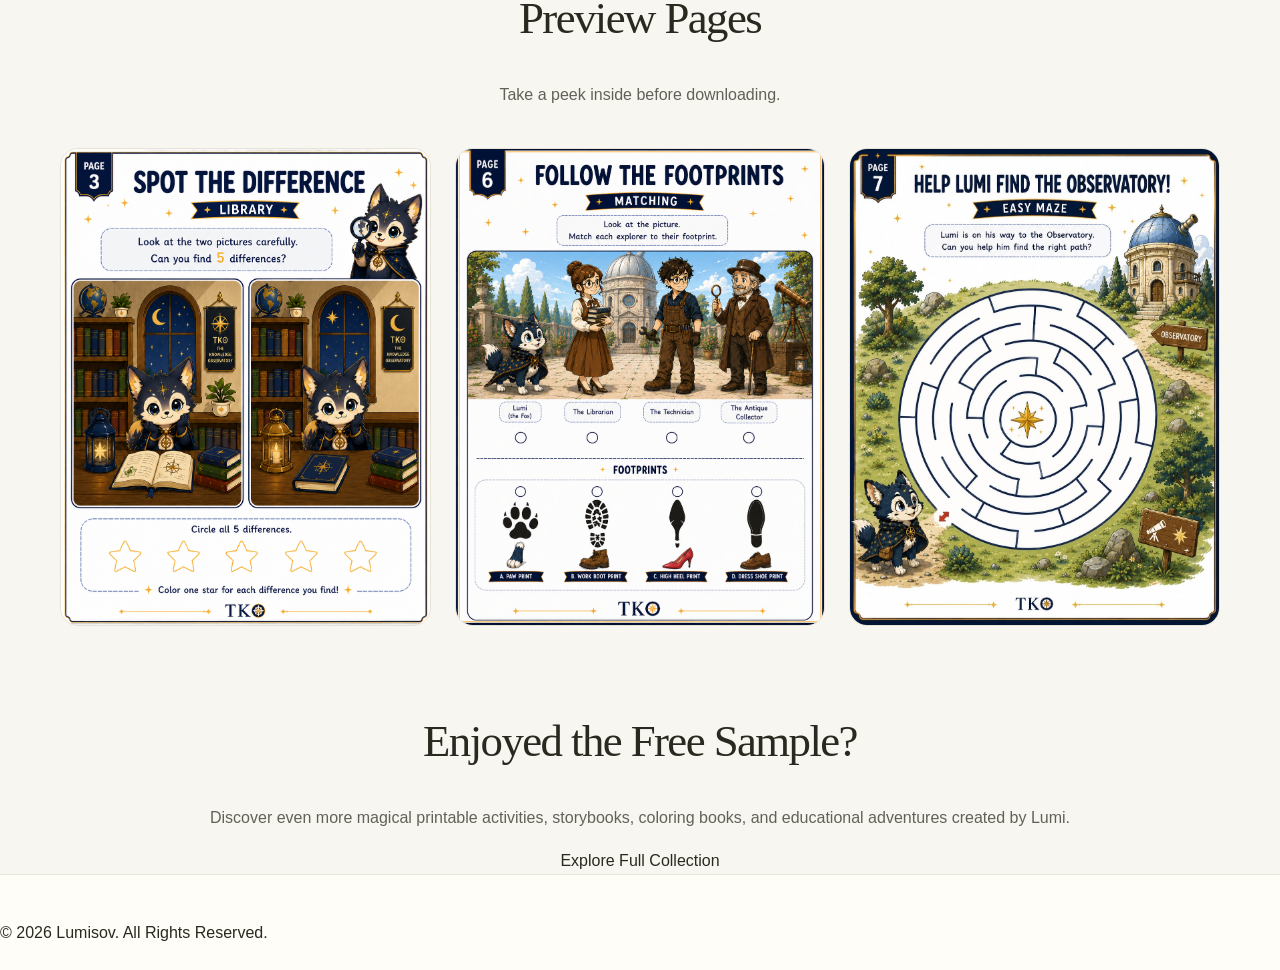
<file: free-downloads.html>
<!DOCTYPE html>
<html lang="en">

<head>

<meta charset="UTF-8">
<meta name="viewport" content="width=device-width, initial-scale=1.0">

<title>Free Downloads | Lumisov</title>

<link rel="preconnect" href="https://fonts.googleapis.com">
<link rel="preconnect" href="https://fonts.gstatic.com" crossorigin>

<link href="https://fonts.googleapis.com/css2?family=Cinzel:wght@500;700&family=Cormorant+Garamond:wght@500;600;700&family=Poppins:wght@300;400;500;600&display=swap"
rel="stylesheet">

<link rel="stylesheet" href="style.css">

</head>

<body>

<header>

<nav class="navbar">

<a href="index.html" class="logo">LUMISOV</a>

<ul class="nav-menu">

<li><a href="index.html">Home</a></li>
<li><a href="index.html#worlds">Worlds</a></li>
<li><a href="index.html#products">Products</a></li>
<li><a href="free-downloads.html">Free Downloads</a></li>

</ul>

</nav>

</header>

<section style="padding-top:180px;">

<div class="container">

<div class="section-title">

<span>FREE DOWNLOADS</span>

<h2>Try Lumisov for Free</h2>

<p>

Download free printable learning resources and experience the magical world of Lumisov before exploring our complete collection.

</p>

</div>


<div class="product-grid">

<div class="product-card">

<img src="assets/images/freebies/tko-free-cover.png"
alt="The Knowledge Observatory Free Activity Book">

<h3>The Knowledge Observatory<br>Free Activity Book</h3>

<p>

Introduce your child to the magical world of Lumisov with this free printable sample. Filled with engaging activities that encourage observation, creativity, and problem-solving while having fun.

</p>

<h4>What's Inside?</h4>

<p>

✓ Spot the Difference<br>
✓ Maze Challenge<br>
✓ Matching Footprints<br>
✓ I Spy Observatory<br>
✓ Color Mixing Lab

</p>

<p>

<b>Recommended Age</b><br>
6–8 Years

</p>

<p>

<b>Format</b><br>
PDF • 7 Printable Pages

</p>

<a href="assets/downloads/tko-free-activity-book.pdf"
target="_blank"
class="btn-primary">

Download Free PDF

</a>

</div>

</div>


<div style="margin-top:70px;">

<h2 style="text-align:center;">Preview Pages</h2>

<p style="text-align:center; margin-bottom:40px;">

Take a peek inside before downloading.

</p>

<div class="product-grid">

<div class="product-card">
<img src="assets/images/freebies/tko-free-page1.png" alt="Preview Page 1">
</div>

<div class="product-card">
<img src="assets/images/freebies/tko-free-page2.png" alt="Preview Page 2">
</div>

<div class="product-card">
<img src="assets/images/freebies/tko-free-page3.jpeg" alt="Preview Page 3">
</div>

</div>

</div>


<div style="margin-top:90px; text-align:center;">

<h2>

Enjoyed the Free Sample?

</h2>

<p>

Discover even more magical printable activities, storybooks, coloring books, and educational adventures created by Lumi.

</p>

<a href="printables.html"
class="btn-secondary">

Explore Full Collection

</a>

</div>

</div>

</section>

<footer>

<div class="copyright">

© 2026 Lumisov. All Rights Reserved.

</div>

</footer>

</body>

</html>
</file>
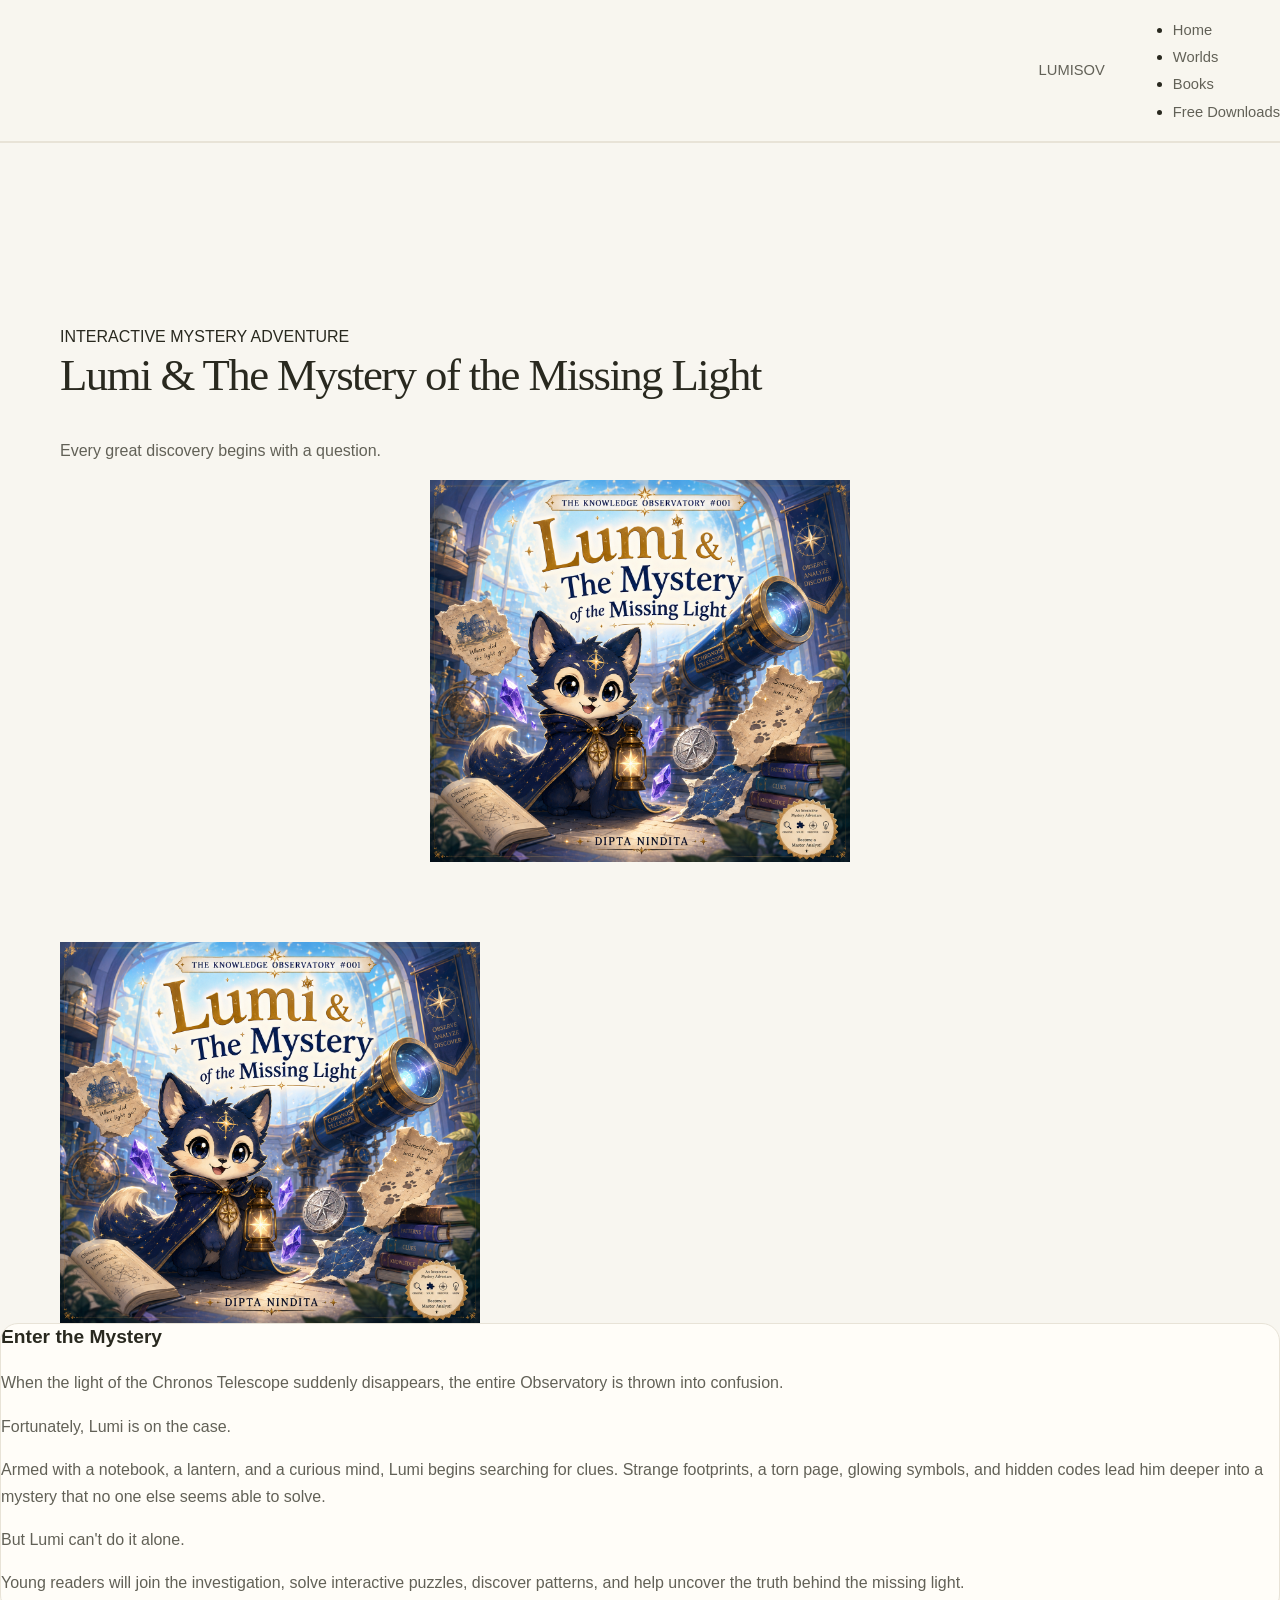
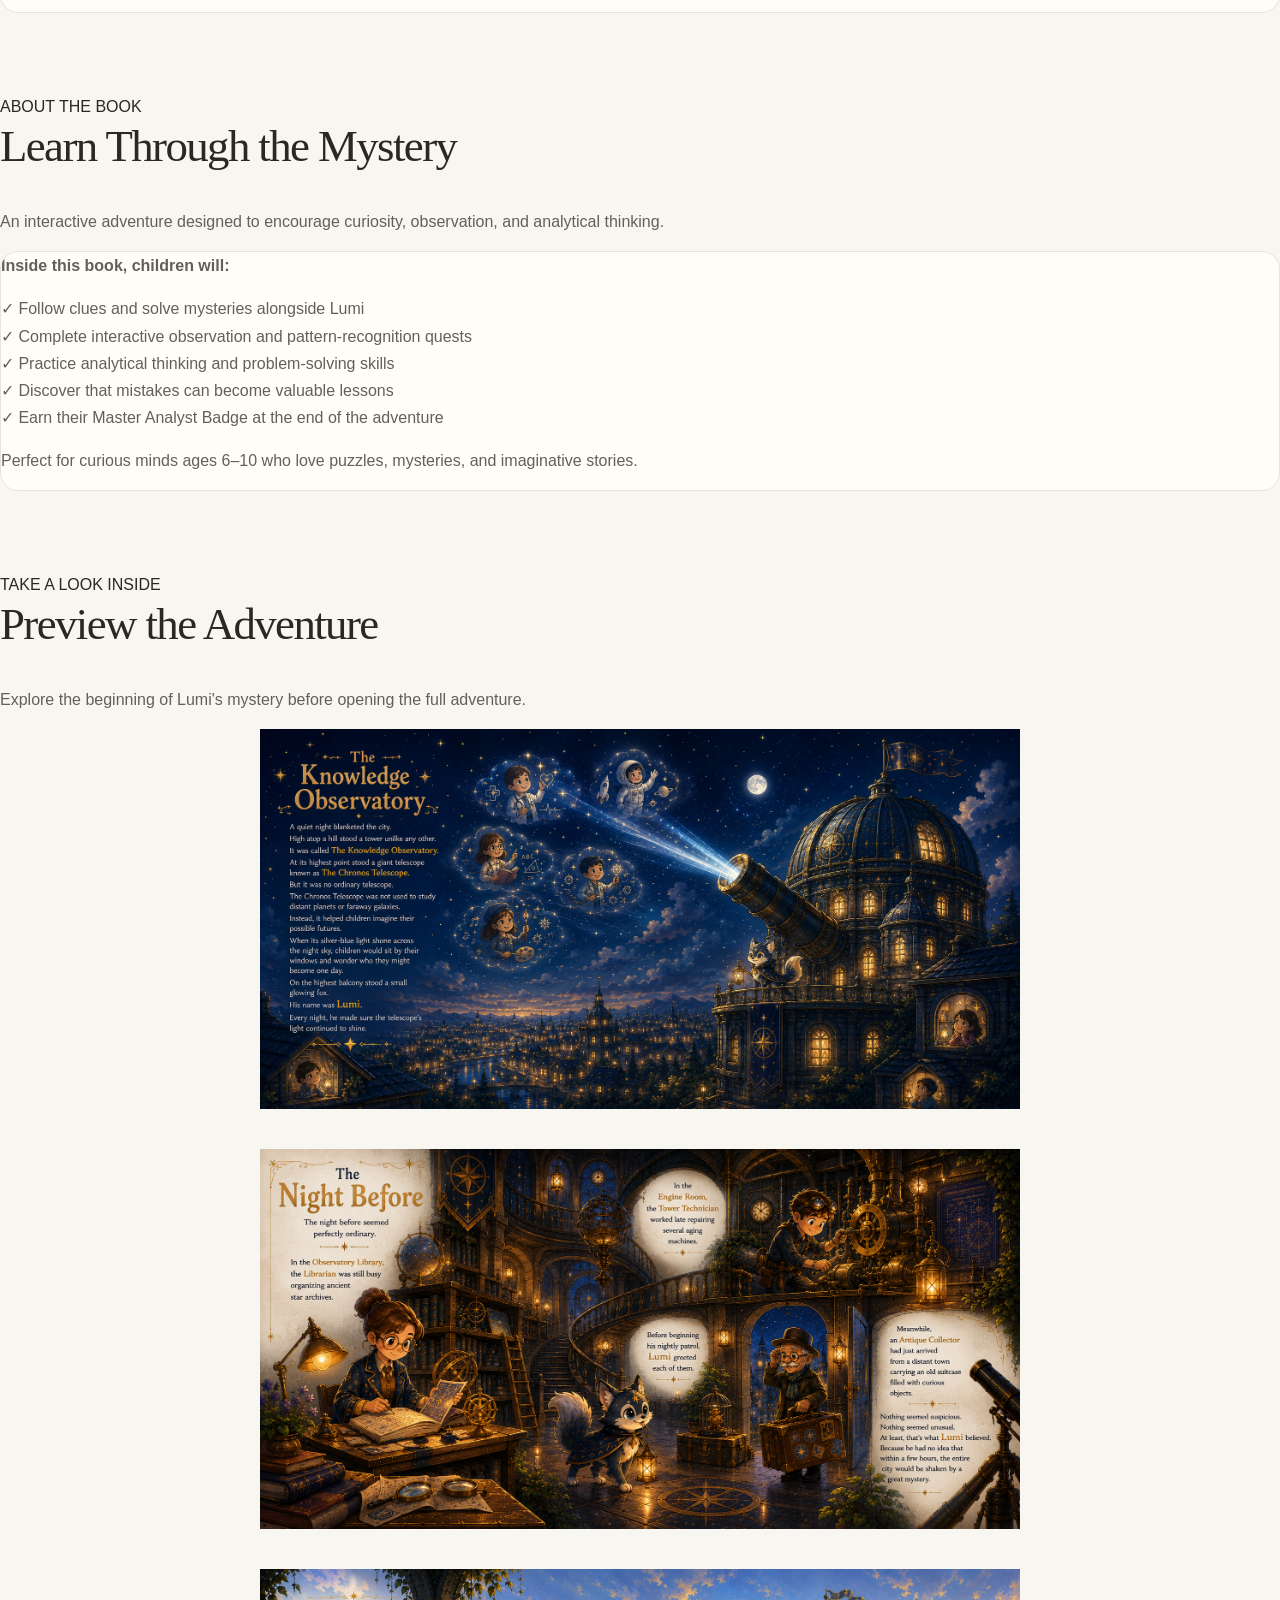
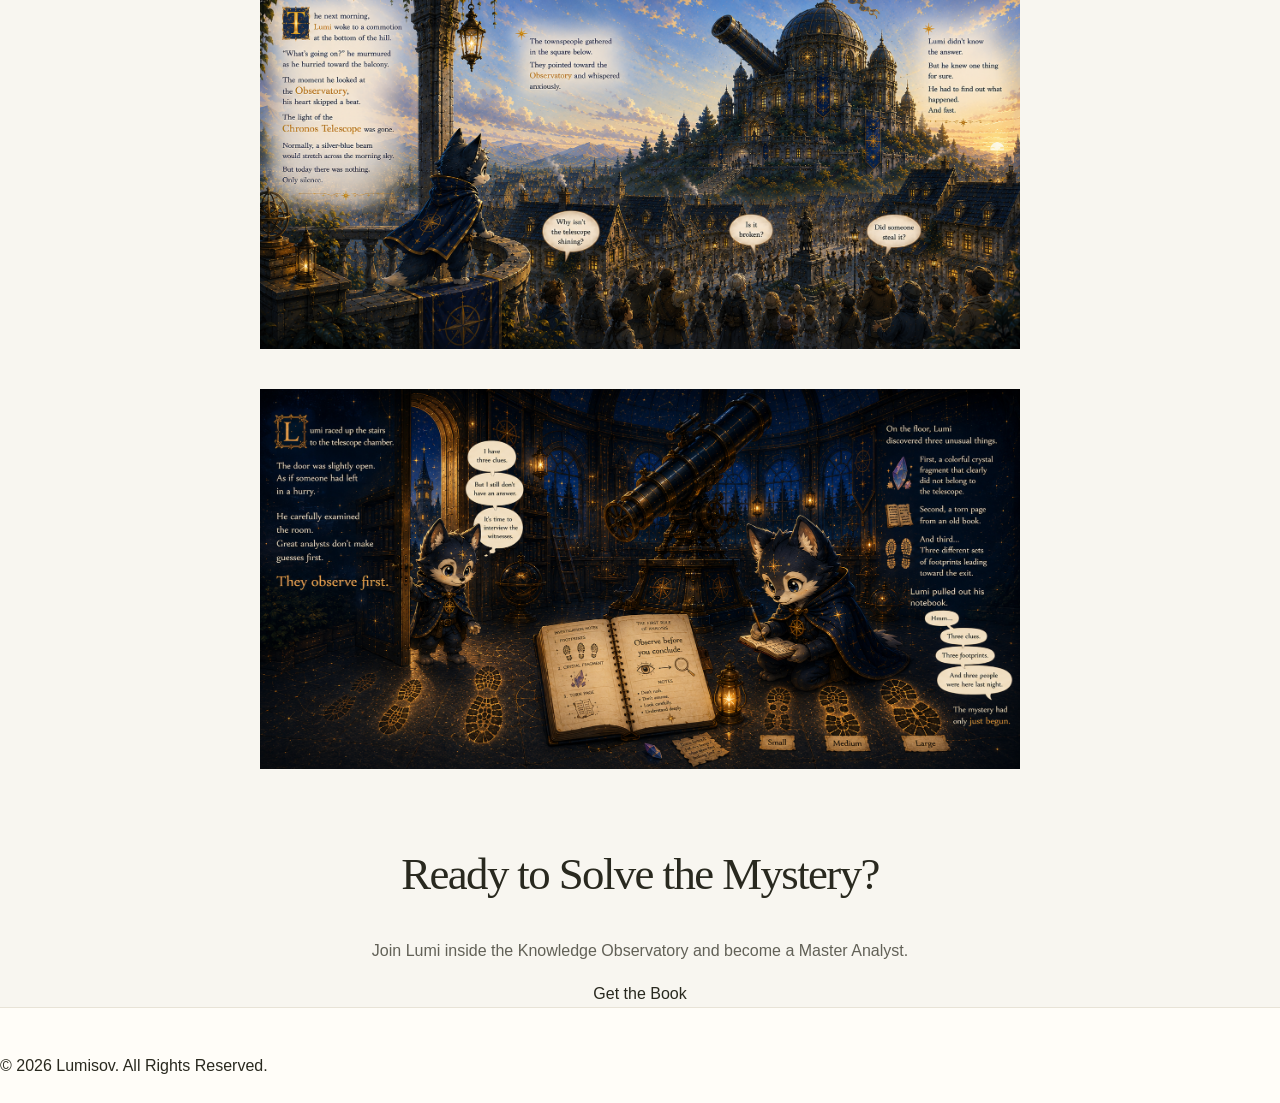
<file: lumi-mystery-missing-light.html>
<!DOCTYPE html>
<html lang="en">

<head>

<meta charset="UTF-8">
<meta name="viewport" content="width=device-width, initial-scale=1.0">

<title>Lumi & The Mystery of the Missing Light | Lumisov</title>

<link rel="preconnect" href="https://fonts.googleapis.com">
<link rel="preconnect" href="https://fonts.gstatic.com" crossorigin>

<link href="https://fonts.googleapis.com/css2?family=Cinzel:wght@500;700&family=Cormorant+Garamond:wght@500;600;700&family=Poppins:wght@300;400;500;600&display=swap"
rel="stylesheet">

<link rel="stylesheet" href="style.css">

</head>

<body>

<header>

<nav class="navbar">

<a href="index.html" class="logo">LUMISOV</a>

<ul class="nav-menu">

<li><a href="index.html">Home</a></li>

<li><a href="index.html#worlds">Worlds</a></li>

<li><a href="books.html">Books</a></li>

<li><a href="free-downloads.html">Free Downloads</a></li>

</ul>

</nav>

</header>


<section style="padding-top:180px;">

<div class="container">

<div class="section-title">

<span>INTERACTIVE MYSTERY ADVENTURE</span>

<h2>Lumi & The Mystery of the Missing Light</h2>

<p>

Every great discovery begins with a question.

</p>

</div>


<div style="display:flex; justify-content:center; margin-bottom:80px;">

    <img
    src="assets/images/lumi-mystery-cover.png"
    alt="Lumi & The Mystery of the Missing Light"
    style="display:block; width:100%; max-width:420px; height:auto;">

</div>

<img
src="assets/images/lumi-mystery-cover.png"
alt="Lumi & The Mystery of the Missing Light"
style="max-width:420px; width:100%; height:auto;">

</div>


<div class="product-card">

<h3>Enter the Mystery</h3>

<p>

When the light of the Chronos Telescope suddenly disappears, the entire Observatory is thrown into confusion.

</p>

<p>

Fortunately, Lumi is on the case.

</p>

<p>

Armed with a notebook, a lantern, and a curious mind, Lumi begins searching for clues. Strange footprints, a torn page, glowing symbols, and hidden codes lead him deeper into a mystery that no one else seems able to solve.

</p>

<p>

But Lumi can't do it alone.

</p>

<p>

Young readers will join the investigation, solve interactive puzzles, discover patterns, and help uncover the truth behind the missing light.

</p>

</div>


<div style="margin-top:80px;">

<div class="section-title">

<span>ABOUT THE BOOK</span>

<h2>Learn Through the Mystery</h2>

<p>

An interactive adventure designed to encourage curiosity, observation, and analytical thinking.

</p>

</div>


<div class="product-card">

<p>

<strong>Inside this book, children will:</strong>

</p>

<p>

✓ Follow clues and solve mysteries alongside Lumi<br>
✓ Complete interactive observation and pattern-recognition quests<br>
✓ Practice analytical thinking and problem-solving skills<br>
✓ Discover that mistakes can become valuable lessons<br>
✓ Earn their Master Analyst Badge at the end of the adventure

</p>

<p>

Perfect for curious minds ages 6–10 who love puzzles, mysteries, and imaginative stories.

</p>

</div>

</div>


<div style="margin-top:80px;">

<div class="section-title">

<span>TAKE A LOOK INSIDE</span>

<h2>Preview the Adventure</h2>

<p>

Explore the beginning of Lumi's mystery before opening the full adventure.

</p>

</div>


<div style="text-align:center;">

<img
src="assets/images/lumi-mystery-page-01.png"
alt="Lumi & The Mystery of the Missing Light - Preview Page 1"
style="display:block; max-width:760px; width:100%; height:auto; margin:0 auto 40px;">

<img
src="assets/images/lumi-mystery-page-02.png"
alt="Lumi & The Mystery of the Missing Light - Preview Page 2"
style="display:block; max-width:760px; width:100%; height:auto; margin:0 auto 40px;">

<img
src="assets/images/lumi-mystery-page-03.png"
alt="Lumi & The Mystery of the Missing Light - Preview Page 3"
style="display:block; max-width:760px; width:100%; height:auto; margin:0 auto 40px;">

<img
src="assets/images/lumi-mystery-page-04.png"
alt="Lumi & The Mystery of the Missing Light - Preview Page 4"
style="display:block; max-width:760px; width:100%; height:auto; margin:0 auto;">

</div>

</div>


<div style="margin-top:80px; text-align:center;">

<h2>Ready to Solve the Mystery?</h2>

<p>

Join Lumi inside the Knowledge Observatory and become a Master Analyst.

</p>

<a
href="https://www.amazon.com/dp/B0H659WSB3"
target="_blank"
class="btn-primary">

Get the Book

</a>

</div>

</div>

</section>


<footer>

<div class="copyright">

© 2026 Lumisov. All Rights Reserved.

</div>

</footer>

</body>

</html>
</file>
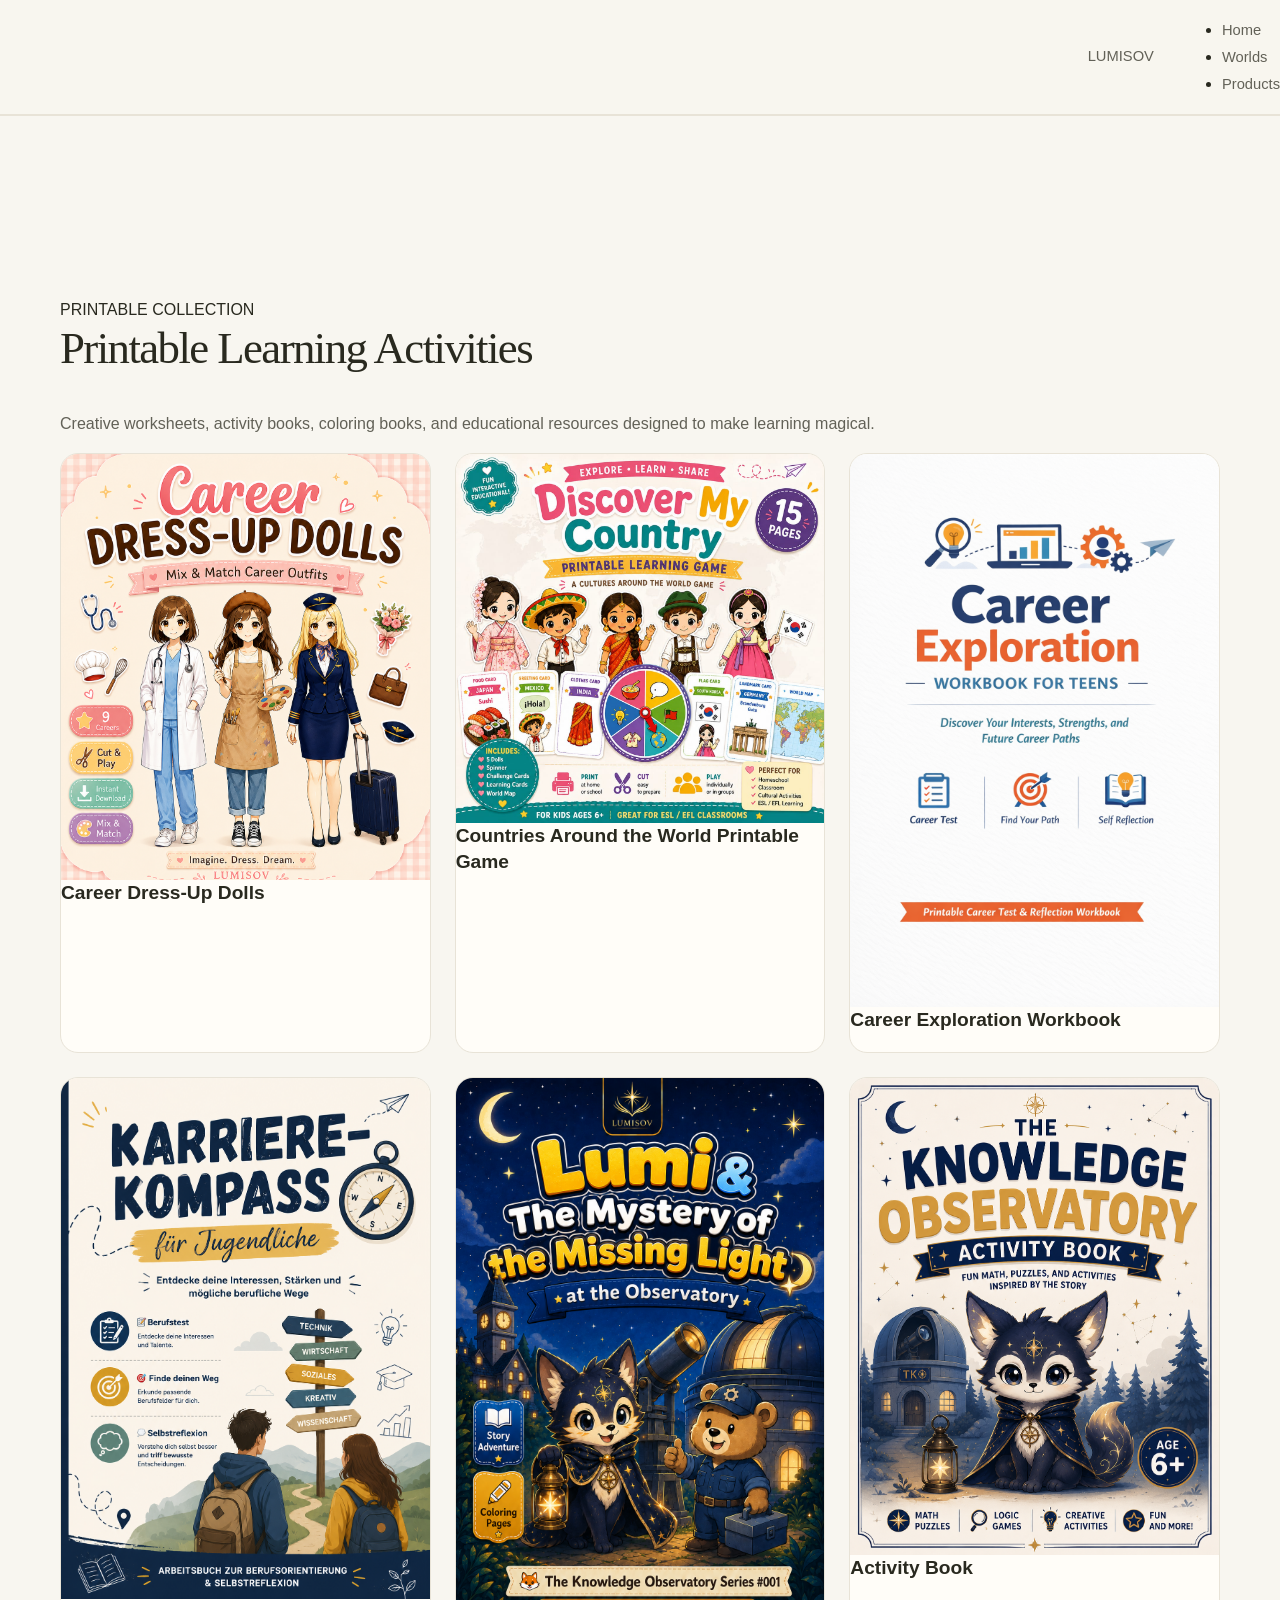
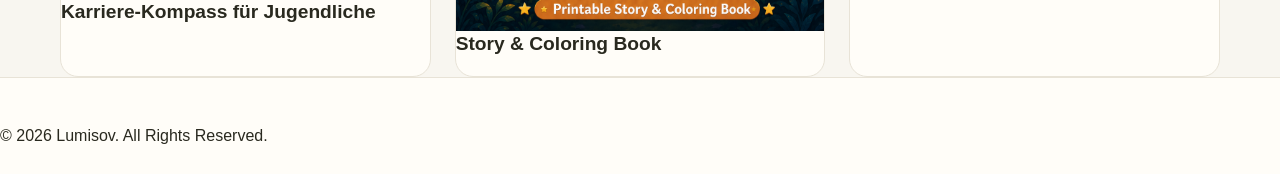
<file: printables.html>
<!DOCTYPE html>
<html lang="en">

<head>

<meta charset="UTF-8">
<meta name="viewport" content="width=device-width, initial-scale=1.0">

<title>Printable Learning Activities | Lumisov</title>

<link rel="preconnect" href="https://fonts.googleapis.com">
<link rel="preconnect" href="https://fonts.gstatic.com" crossorigin>

<link href="https://fonts.googleapis.com/css2?family=Cinzel:wght@500;700&family=Cormorant+Garamond:wght@500;600;700&family=Poppins:wght@300;400;500;600&display=swap"
rel="stylesheet">

<link rel="stylesheet" href="style.css">

</head>

<body>

<header>

<nav class="navbar">

<a href="index.html" class="logo">LUMISOV</a>

<ul class="nav-menu">

<li><a href="index.html">Home</a></li>

<li><a href="index.html#worlds">Worlds</a></li>

<li><a href="index.html#products">Products</a></li>

</ul>

</nav>

</header>

<section style="padding-top:180px;">

<div class="container">

<div class="section-title">

<span>PRINTABLE COLLECTION</span>

<h2>Printable Learning Activities</h2>

<p>

Creative worksheets, activity books, coloring books, and educational resources designed to make learning magical.

</p>

</div>

<div class="product-grid">

    <a href="career-dress-up-dolls.html"
   class="product-card">

    <img src="assets/images/career-dress-up-dolls-cover.png"
         alt="Career Dress-Up Dolls">

    <h3>Career Dress-Up Dolls</h3>

</a>
    <a href="culture-around-the-world-game.html"
   class="product-card">

    <img src="assets/images/around-the-world-game.jpeg"
         alt="Countries Around the World Printable Game">

    <h3>Countries Around the World Printable Game</h3>

</a>
    <a href="https://www.etsy.com/listing/4509457602/career-exploration-workbook-for-teens?ref=listings_manager_grid"
       target="_blank"
       class="product-card">

        <img src="assets/images/career-exploration-workbook.png"
             alt="Career Exploration Workbook">

        <h3>Career Exploration Workbook</h3>

    </a>

    <a href="https://www.etsy.com/listing/4509645449/karriere-kompass-fur-jugendliche?ref=listings_manager_grid"
       target="_blank"
       class="product-card">

        <img src="assets/images/karriere-kompass.png"
             alt="Karriere-Kompass für Jugendliche">

        <h3>Karriere-Kompass für Jugendliche</h3>

    </a>

    <a href="https://www.etsy.com/listing/4512732482/printable-story-and-coloring-book-for?ref=listings_manager_grid"
       target="_blank"
       class="product-card">

        <img src="assets/images/tko-story-coloring-book.png"
             alt="Story & Coloring Book">

        <h3>Story & Coloring Book</h3>

    </a>

    <a href="https://www.etsy.com/listing/4526711405/activity-book-for-kids-ages-6-8-pdf?ref=listings_manager_grid"
       target="_blank"
       class="product-card">

        <img src="assets/images/tko-activity-book.png"
             alt="Activity Book">

        <h3>Activity Book</h3>

    </a>

</div>

</div>

</section>

<footer>

<div class="copyright">

© 2026 Lumisov. All Rights Reserved.

</div>

</footer>

</body>

</html>
</file>
<file: style.css>
/* =========================================
   LUMISOV — Main Stylesheet
   Visual direction: Editorial, warm, refined
   Palette: Ivory, gold, sage, coral, lavender
========================================= */

/* 1. DESIGN TOKENS */
:root {
  --ivory: #f8f6f0;
  --paper: #fffdf8;
  --white: #ffffff;

  --gold: #c9a33c;
  --gold-dark: #a98426;
  --gold-light: #ead9a5;

  --ink: #29291f;
  --body: #626157;
  --muted: #8a887d;
  --line: #e8e3d7;

  --sage: #dfe7d8;
  --sage-dark: #66765d;
  --coral: #f4ded5;
  --lavender: #e9e3f1;
  --butter: #f6edcf;

  --font-body: "DM Sans", sans-serif;
  --font-display: "Playfair Display", serif;

  --container: 1160px;
  --radius-sm: 10px;
  --radius-md: 18px;
  --radius-lg: 28px;

  --shadow-soft: 0 12px 35px rgba(53, 44, 24, 0.07);
  --shadow-hover: 0 18px 42px rgba(53, 44, 24, 0.12);
}

/* 2. RESET */
* {
  box-sizing: border-box;
}

html {
  scroll-behavior: smooth;
  scroll-padding-top: 100px;
}

body {
  margin: 0;
  background: var(--ivory);
  color: var(--ink);
  font-family: var(--font-body);
  font-size: 16px;
  line-height: 1.7;
  -webkit-font-smoothing: antialiased;
}

img {
  display: block;
  max-width: 100%;
}

a {
  color: inherit;
  text-decoration: none;
}

button,
input,
textarea,
select {
  font: inherit;
}

button,
a {
  -webkit-tap-highlight-color: transparent;
}

button:focus-visible,
a:focus-visible {
  outline: 3px solid var(--gold);
  outline-offset: 4px;
}

::selection {
  background: var(--gold-light);
  color: var(--ink);
}

h1,
h2,
h3,
h4,
p {
  margin-top: 0;
}

h1,
h2,
h3 {
  color: var(--ink);
}

h1,
h2 {
  font-family: var(--font-display);
  font-weight: 400;
  letter-spacing: -0.035em;
  line-height: 1.12;
}

h1 {
  font-size: clamp(2.5rem, 5vw, 4.5rem);
}

h2 {
  font-size: clamp(2rem, 3.5vw, 3rem);
}

h3 {
  font-size: 1.2rem;
  line-height: 1.35;
}

p {
  color: var(--body);
}

.container {
  width: min(var(--container), calc(100% - 48px));
  margin-inline: auto;
}

section {
  scroll-margin-top: 100px;
}

/* 3. HEADER & NAVIGATION */
header,
.site-header,
.navbar {
  position: relative;
  z-index: 20;
  background: rgba(248, 246, 240, 0.96);
  border-bottom: 1px solid var(--line);
}

header .container,
.site-header .container,
.navbar .container {
  min-height: 82px;
  display: flex;
  align-items: center;
  justify-content: space-between;
  gap: 28px;
}

.logo,
.site-logo,
.brand {
  display: inline-flex;
  align-items: center;
  flex-shrink: 0;
}

.logo img,
.site-logo img,
.brand img,
header img[alt="Lumisov"] {
  width: auto;
  height: 64px;
  max-width: 230px;
  object-fit: contain;
  object-position: left center;
}

nav,
.nav-links {
  display: flex;
  align-items: center;
  justify-content: flex-end;
  flex-wrap: wrap;
  gap: 28px;
}

nav a,
.nav-links a {
  color: var(--body);
  font-size: 0.92rem;
  font-weight: 500;
  transition: color 0.2s ease;
}

nav a:hover,
.nav-links a:hover,
nav a.active,
.nav-links a.active {
  color: var(--gold-dark);
}

.nav-cta,
nav .button,
.nav-links .button {
  padding: 10px 18px;
}

/* 4. BUTTONS */
.button,
.btn,
button.button {
  display: inline-flex;
  align-items: center;
  justify-content: center;
  gap: 8px;
  min-height: 46px;
  padding: 12px 22px;
  border: 1px solid var(--ink);
  border-radius: 999px;
  background: var(--ink);
  color: var(--white);
  font-size: 0.92rem;
  font-weight: 600;
  text-align: center;
  cursor: pointer;
  transition:
    background 0.2s ease,
    color 0.2s ease,
    border-color 0.2s ease,
    transform 0.2s ease;
}

.button:hover,
.btn:hover {
  background: var(--gold-dark);
  border-color: var(--gold-dark);
  color: var(--white);
  transform: translateY(-2px);
}

.button-secondary,
.btn-secondary {
  background: transparent;
  color: var(--ink);
  border-color: var(--line);
}

.button-secondary:hover,
.btn-secondary:hover {
  background: var(--paper);
  color: var(--ink);
  border-color: var(--gold);
}

.button-gold,
.btn-gold {
  background: var(--gold);
  border-color: var(--gold);
  color: #252216;
}

.button-gold:hover,
.btn-gold:hover {
  background: var(--gold-dark);
  border-color: var(--gold-dark);
  color: var(--white);
}

/* 5. EYEBROWS & SMALL LABELS */
.eyebrow,
.section-label,
.kicker {
  display: inline-block;
  margin-bottom: 16px;
  color: var(--gold-dark);
  font-size: 0.76rem;
  font-weight: 700;
  letter-spacing: 0.14em;
  line-height: 1.5;
  text-transform: uppercase;
}

/* 6. HOMEPAGE HERO */
.hero {
  padding: 76px 0 82px;
  overflow: hidden;
}

.hero .container {
  display: grid;
  grid-template-columns: minmax(0, 1.05fr) minmax(0, 0.95fr);
  align-items: center;
  gap: 52px;
}

.hero-content {
  max-width: 590px;
}

.hero h1 {
  max-width: 620px;
  margin-bottom: 24px;
}

.hero h1 span,
.hero .highlight {
  color: var(--gold-dark);
}

.hero p {
  max-width: 510px;
  margin-bottom: 28px;
  font-size: 1.05rem;
  line-height: 1.85;
}

.hero-actions {
  display: flex;
  flex-wrap: wrap;
  gap: 12px;
  margin-top: 28px;
}

/* Hero book composition: intentionally restrained */
.hero-visual {
  position: relative;
  width: 100%;
  max-width: 420px;
  min-height: 340px;
  margin-inline: auto;
  isolation: isolate;
}

.hero-visual::before {
  position: absolute;
  z-index: -1;
  inset: 22px 10px 8px 22px;
  border-radius: 48% 52% 45% 55% / 50% 42% 58% 50%;
  background: var(--butter);
  content: "";
}

.hero-cover {
  position: absolute;
  display: flex;
  align-items: center;
  justify-content: center;
  overflow: hidden;
  padding: 8px;
  border: 1px solid rgba(80, 65, 30, 0.08);
  border-radius: 5px;
  background: var(--paper);
  box-shadow: 0 18px 36px rgba(43, 37, 22, 0.16);
}

.hero-cover img {
  width: 100%;
  height: 100%;
  object-fit: contain;
}

.hero-cover-main {
  z-index: 2;
  top: 26px;
  left: 13%;
  width: 43%;
  height: 258px;
  transform: rotate(-5deg);
}

.hero-cover-secondary {
  z-index: 1;
  right: 5%;
  bottom: 20px;
  width: 34%;
  height: 190px;
  transform: rotate(7deg);
}

/* 7. GENERAL SECTIONS */
.section {
  padding: 76px 0;
}

.section-tight {
  padding: 48px 0;
}

.section-heading {
  max-width: 680px;
  margin: 0 auto 38px;
  text-align: center;
}

.section-heading h2 {
  margin-bottom: 14px;
}

.section-heading p {
  max-width: 580px;
  margin: 0 auto;
}

.section-heading.left {
  margin-inline: 0;
  text-align: left;
}

.section-heading.left p {
  margin-inline: 0;
}

.section-alt {
  background: var(--paper);
}

.section-sage {
  background: var(--sage);
}

.section-gold {
  background: var(--butter);
}

/* 8. CATEGORY TILES */
.category-grid,
.categories-grid {
  display: grid;
  grid-template-columns: repeat(2, minmax(0, 1fr));
  gap: 22px;
}

.category-card,
.category-tile {
  position: relative;
  display: flex;
  flex-direction: column;
  align-items: flex-start;
  justify-content: space-between;
  min-height: 220px;
  padding: 30px;
  overflow: hidden;
  border: 1px solid rgba(41, 41, 31, 0.05);
  border-radius: var(--radius-lg);
  transition:
    transform 0.25s ease,
    box-shadow 0.25s ease;
}

.category-card:hover,
.category-tile:hover {
  transform: translateY(-4px);
  box-shadow: var(--shadow-soft);
}

.category-card:nth-child(4n + 1),
.category-tile:nth-child(4n + 1) {
  background: var(--sage);
}

.category-card:nth-child(4n + 2),
.category-tile:nth-child(4n + 2) {
  background: var(--coral);
}

.category-card:nth-child(4n + 3),
.category-tile:nth-child(4n + 3) {
  background: var(--lavender);
}

.category-card:nth-child(4n + 4),
.category-tile:nth-child(4n + 4) {
  background: var(--butter);
}

.category-card h3,
.category-tile h3 {
  max-width: 300px;
  margin-bottom: 10px;
  font-family: var(--font-display);
  font-size: 1.65rem;
  font-weight: 400;
}

.category-card p,
.category-tile p {
  max-width: 330px;
  margin-bottom: 18px;
}

.category-link {
  display: inline-flex;
  align-items: center;
  gap: 8px;
  color: var(--ink);
  font-size: 0.9rem;
  font-weight: 700;
}

.category-link:hover {
  color: var(--gold-dark);
}

/* 9. PRODUCT CATALOG */
.product-grid,
.products-grid,
.book-grid,
.printable-grid {
  display: grid;
  grid-template-columns: repeat(3, minmax(0, 1fr));
  gap: 24px;
}

.product-card,
.book-card,
.printable-card {
  min-width: 0;
  overflow: hidden;
  border: 1px solid var(--line);
  border-radius: var(--radius-md);
  background: var(--paper);
  transition:
    transform 0.25s ease,
    box-shadow 0.25s ease;
}

.product-card:hover,
.book-card:hover,
.printable-card:hover {
  transform: translateY(-4px);
  box-shadow: var(--shadow-hover);
}

/* Keep product covers contained instead of oversized */
.product-image,
.book-image,
.printable-image {
  display: flex;
  align-items: center;
  justify-content: center;
  height: 260px;
  padding: 24px;
  overflow: hidden;
  background: #f0ede4;
}

.product-image img,
.book-image img,
.printable-image img {
  display: block;
  width: 100%;
  height: 100%;
  object-fit: contain;
  object-position: center;
  border-radius: 3px;
}

.product-info,
.book-info,
.printable-info {
  padding: 22px;
}

.product-info h3,
.book-info h3,
.printable-info h3 {
  margin-bottom: 8px;
  font-family: var(--font-display);
  font-size: 1.3rem;
  font-weight: 400;
}

.product-info p,
.book-info p,
.printable-info p {
  margin-bottom: 16px;
  font-size: 0.92rem;
}

.product-meta {
  display: flex;
  align-items: center;
  justify-content: space-between;
  gap: 12px;
  margin-top: 18px;
}

.product-price {
  color: var(--ink);
  font-weight: 700;
}

.product-link {
  color: var(--gold-dark);
  font-size: 0.9rem;
  font-weight: 700;
}

.product-link:hover {
  text-decoration: underline;
  text-underline-offset: 4px;
}

.product-tag,
.tag {
  display: inline-flex;
  align-items: center;
  width: fit-content;
  margin-bottom: 12px;
  padding: 5px 10px;
  border-radius: 999px;
  background: var(--sage);
  color: #485541;
  font-size: 0.72rem;
  font-weight: 700;
}

/* 10. FEATURED PRODUCT / EDITORIAL SPLIT */
.featured-product,
.editorial-split {
  display: grid;
  grid-template-columns: minmax(0, 0.85fr) minmax(0, 1.15fr);
  align-items: center;
  gap: 56px;
}

.featured-product-image,
.editorial-image {
  display: flex;
  align-items: center;
  justify-content: center;
  min-height: 300px;
  padding: 28px;
  border-radius: var(--radius-lg);
  background: var(--sage);
}

.featured-product-image img,
.editorial-image img {
  max-width: 75%;
  max-height: 350px;
  object-fit: contain;
  box-shadow: var(--shadow-soft);
}

.featured-product-content h2,
.editorial-content h2 {
  margin-bottom: 18px;
}

.featured-product-content p,
.editorial-content p {
  margin-bottom: 18px;
}

/* 11. FREE DOWNLOADS */
.free-downloads,
#free-downloads {
  scroll-margin-top: 100px;
}

.free-downloads-box {
  padding: 36px;
  border: 1px solid var(--line);
  border-radius: var(--radius-lg);
  background: var(--paper);
}

.free-downloads-box h2 {
  margin-bottom: 12px;
}

.free-downloads-grid {
  display: grid;
  grid-template-columns: repeat(3, minmax(0, 1fr));
  gap: 20px;
  margin-top: 26px;
}

.free-download-card {
  padding: 22px;
  border-radius: var(--radius-md);
  background: var(--ivory);
}

.free-download-card h3 {
  margin-bottom: 8px;
}

.free-download-card p {
  font-size: 0.92rem;
}

/* 12. PAGE INTRO / BREADCRUMBS */
.page-hero {
  padding: 62px 0 44px;
  text-align: center;
}

.page-hero h1 {
  max-width: 800px;
  margin: 0 auto 18px;
}

.page-hero p {
  max-width: 650px;
  margin: 0 auto;
  font-size: 1.02rem;
}

.breadcrumbs {
  margin-bottom: 20px;
  color: var(--muted);
  font-size: 0.82rem;
}

.breadcrumbs a:hover {
  color: var(--gold-dark);
}

/* 13. TEXT CONTENT */
.content {
  width: min(760px, calc(100% - 48px));
  margin-inline: auto;
}

.content h2,
.content h3 {
  margin-top: 34px;
}

.content p,
.content li {
  color: var(--body);
}

.content ul,
.content ol {
  padding-left: 24px;
}

/* 14. CALLOUT */
.callout,
.note-box {
  padding: 26px 30px;
  border-left: 4px solid var(--gold);
  border-radius: 0 var(--radius-md) var(--radius-md) 0;
  background: var(--paper);
}

.callout p:last-child,
.note-box p:last-child {
  margin-bottom: 0;
}

/* 15. CTA BAND */
.cta-band {
  padding: 56px 0;
  background: var(--butter);
  text-align: center;
}

.cta-band h2 {
  max-width: 720px;
  margin: 0 auto 16px;
}

.cta-band p {
  max-width: 600px;
  margin: 0 auto 24px;
}

/* 16. FOOTER */
footer,
.site-footer {
  padding: 44px 0 24px;
  border-top: 1px solid var(--line);
  background: var(--paper);
}

.footer-content,
.footer-grid {
  display: grid;
  grid-template-columns: 1.4fr 1fr 1fr;
  gap: 42px;
  padding-bottom: 32px;
}

.footer-brand img,
footer img[alt="Lumisov"] {
  width: auto;
  height: 48px;
  max-width: 180px;
  margin-bottom: 16px;
  object-fit: contain;
  object-position: left center;
}

.footer-about p {
  max-width: 330px;
  font-size: 0.9rem;
}

.footer-column h3 {
  margin-bottom: 14px;
  font-family: var(--font-body);
  font-size: 0.88rem;
  font-weight: 700;
}

.footer-column a {
  display: block;
  width: fit-content;
  margin-bottom: 9px;
  color: var(--body);
  font-size: 0.9rem;
}

.footer-column a:hover {
  color: var(--gold-dark);
}

.footer-bottom {
  display: flex;
  align-items: center;
  justify-content: space-between;
  flex-wrap: wrap;
  gap: 12px;
  padding-top: 20px;
  border-top: 1px solid var(--line);
  color: var(--muted);
  font-size: 0.8rem;
}

.footer-bottom p {
  margin: 0;
  font-size: inherit;
}

/* 17. UTILITY CLASSES */
.text-center {
  text-align: center;
}

.text-muted {
  color: var(--muted);
}

.text-gold {
  color: var(--gold-dark);
}

.bg-paper {
  background: var(--paper);
}

.bg-sage {
  background: var(--sage);
}

.bg-coral {
  background: var(--coral);
}

.bg-lavender {
  background: var(--lavender);
}

.mt-0 {
  margin-top: 0;
}

.mb-0 {
  margin-bottom: 0;
}

.mt-24 {
  margin-top: 24px;
}

.mb-24 {
  margin-bottom: 24px;
}

/* 18. RESPONSIVE — TABLETS */
@media (max-width: 900px) {
  .hero {
    padding: 58px 0 64px;
  }

  .hero .container {
    grid-template-columns: minmax(0, 1fr) minmax(0, 0.85fr);
    gap: 28px;
  }

  .hero-visual {
    max-width: 350px;
    min-height: 300px;
  }

  .hero-cover-main {
    height: 225px;
  }

  .hero-cover-secondary {
    height: 165px;
  }

  .product-grid,
  .products-grid,
  .book-grid,
  .printable-grid {
    grid-template-columns: repeat(2, minmax(0, 1fr));
  }

  .free-downloads-grid {
    grid-template-columns: repeat(2, minmax(0, 1fr));
  }

  .featured-product,
  .editorial-split {
    gap: 32px;
  }

  .footer-content,
  .footer-grid {
    gap: 26px;
  }
}

/* 19. RESPONSIVE — MOBILE */
@media (max-width: 600px) {
  body {
    font-size: 15px;
  }

  .container {
    width: min(100% - 32px, var(--container));
  }

  header .container,
  .site-header .container,
  .navbar .container {
    min-height: 70px;
    gap: 12px;
  }

  .logo img,
  .site-logo img,
  .brand img,
  header img[alt="Lumisov"] {
    height: 48px;
    max-width: 165px;
  }

  nav,
  .nav-links {
    gap: 14px;
  }

  nav a,
  .nav-links a {
    font-size: 0.82rem;
  }

  .nav-cta {
    padding: 8px 12px;
  }

  h1 {
    font-size: clamp(2.25rem, 10vw, 3.2rem);
  }

  h2 {
    font-size: clamp(1.9rem, 8vw, 2.5rem);
  }

  .hero {
    padding: 44px 0 50px;
  }

  .hero .container {
    grid-template-columns: 1fr;
    gap: 26px;
  }

  .hero-content {
    text-align: center;
  }

  .hero-content p {
    margin-inline: auto;
  }

  .hero-actions {
    justify-content: center;
  }

  .hero-visual {
    width: 100%;
    max-width: 330px;
    min-height: 270px;
  }

  .hero-visual::before {
    inset: 18px 12px 8px;
  }

  .hero-cover-main {
    top: 18px;
    left: 16%;
    width: 42%;
    height: 205px;
  }

  .hero-cover-secondary {
    right: 7%;
    bottom: 12px;
    width: 32%;
    height: 145px;
  }

  .section {
    padding: 54px 0;
  }

  .section-tight {
    padding: 34px 0;
  }

  .section-heading {
    margin-bottom: 28px;
  }

  .category-grid,
  .categories-grid {
    grid-template-columns: 1fr;
    gap: 14px;
  }

  .category-card,
  .category-tile {
    min-height: 180px;
    padding: 24px;
  }

  .product-grid,
  .products-grid,
  .book-grid,
  .printable-grid {
    grid-template-columns: repeat(2, minmax(0, 1fr));
    gap: 14px;
  }

  .product-image,
  .book-image,
  .printable-image {
    height: 190px;
    padding: 14px;
  }

  .product-info,
  .book-info,
  .printable-info {
    padding: 14px;
  }

  .product-info h3,
  .book-info h3,
  .printable-info h3 {
    font-size: 1.08rem;
  }

  .product-info p,
  .book-info p,
  .printable-info p {
    font-size: 0.84rem;
  }

  .product-meta {
    align-items: flex-start;
    flex-direction: column;
    gap: 6px;
  }

  .featured-product,
  .editorial-split {
    grid-template-columns: 1fr;
    gap: 26px;
  }

  .featured-product-image,
  .editorial-image {
    min-height: 240px;
    padding: 22px;
  }

  .featured-product-image img,
  .editorial-image img {
    max-height: 270px;
  }

  .free-downloads-box {
    padding: 22px;
  }

  .free-downloads-grid {
    grid-template-columns: 1fr;
    gap: 12px;
  }

  .page-hero {
    padding: 44px 0 32px;
  }

  .cta-band {
    padding: 42px 0;
  }

  .footer-content,
  .footer-grid {
    grid-template-columns: 1fr 1fr;
    gap: 24px;
  }

  .footer-about {
    grid-column: 1 / -1;
  }

  .footer-bottom {
    align-items: flex-start;
    flex-direction: column;
  }
}

/* 20. EXTRA SMALL SCREENS */
@media (max-width: 380px) {
  .container {
    width: calc(100% - 24px);
  }

  header .container,
  .site-header .container,
  .navbar .container {
    gap: 8px;
  }

  .logo img,
  .site-logo img,
  .brand img,
  header img[alt="Lumisov"] {
    height: 36px;
    max-width: 115px;
  }

  nav,
  .nav-links {
    gap: 9px;
  }

  nav a,
  .nav-links a {
    font-size: 0.76rem;
  }

  .product-grid,
  .products-grid,
  .book-grid,
  .printable-grid {
    grid-template-columns: 1fr;
  }

  .product-image,
  .book-image,
  .printable-image {
    height: 240px;
  }

  .hero-visual {
    max-width: 290px;
    min-height: 245px;
  }

  .hero-cover-main {
    height: 185px;
  }

  .hero-cover-secondary {
    height: 130px;
  }

  .footer-content,
  .footer-grid {
    grid-template-columns: 1fr;
  }

  .footer-about {
    grid-column: auto;
  }
}

/* 21. REDUCED MOTION ACCESSIBILITY */
@media (prefers-reduced-motion: reduce) {
  *,
  *::before,
  *::after {
    scroll-behavior: auto !important;
    transition-duration: 0.01ms !important;
    animation-duration: 0.01ms !important;
    animation-iteration-count: 1 !important;
  }
}
.hero-caption {
  position: absolute;
  top: -30px;
  left: 0;
  z-index: 3;
  display: flex;
  flex-direction: column;
  color: var(--ink);
  font-family: var(--font-display);
  font-size: clamp(1.6rem, 2.8vw, 2.35rem);
  font-weight: 500;
  line-height: 1.2;
  letter-spacing: -0.035em;
}

.hero-caption .caption-italic {
  color: var(--gold-dark);
  font-style: italic;
  padding-left: 24px;
}

@media (max-width: 600px) {
  .hero-caption {
    top: -34px;
    left: 4px;
    font-size: clamp(1.5rem, 7vw, 2rem);
  }

  .hero-caption .caption-italic {
    padding-left: 18px;
  }
}
</file>
